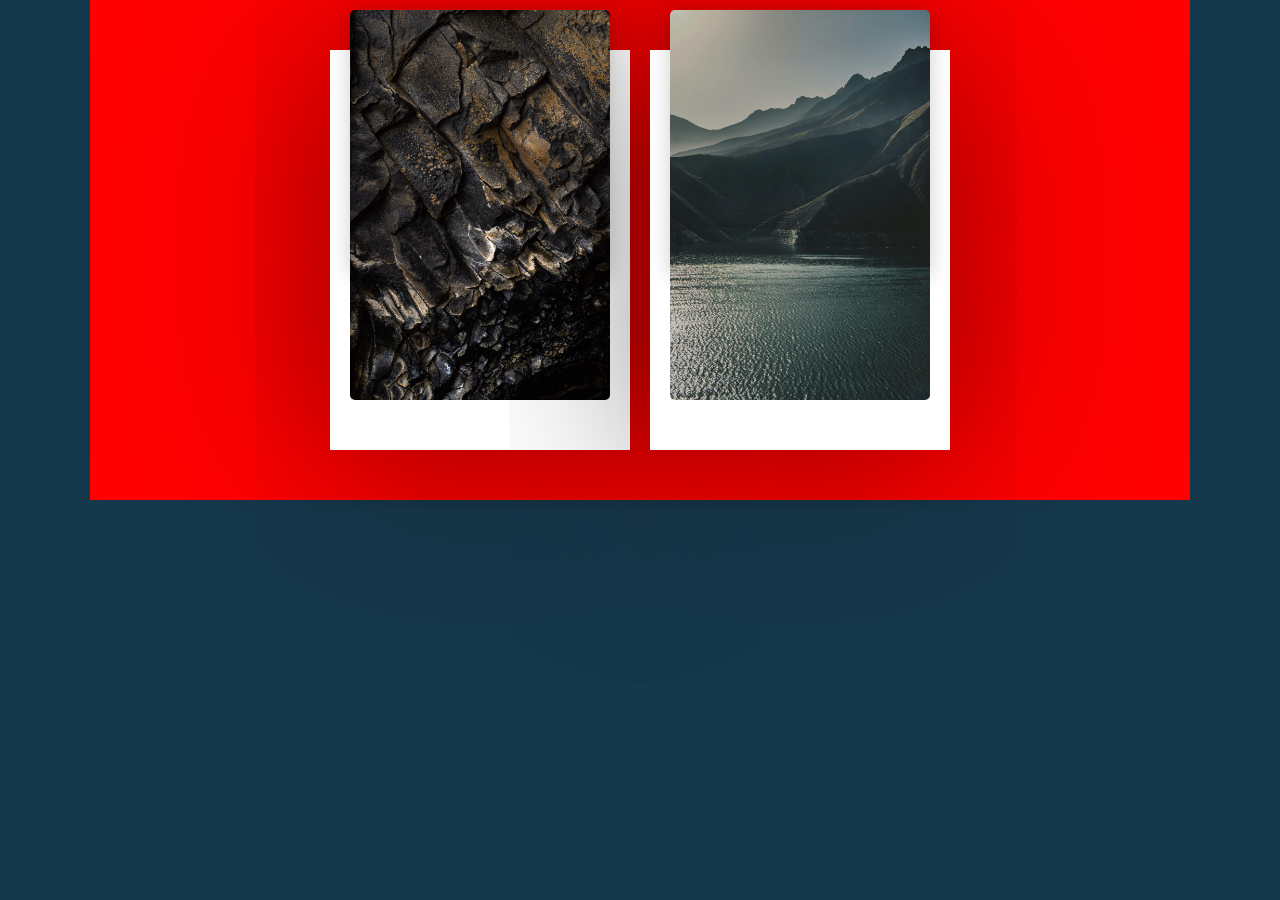
<file: Card Hover Effects/index.html>
<!DOCTYPE html>
<html>

<head>
    <meta charset="UTF-8">
    <meta name="viewport" content="width=device-width, initial-scale=1.0">
    <title>Animação da nav</title>
    <link rel="stylesheet" href="./style.css" type="text/css">
</head>

<body>
    <div class="container">
        <div class="card">
            <div class="imgBx">
                <img src="img2-reduzida.jpg">
            </div>
            <div class="content">
                <h2>Card Two</h2>
                <p>Lorem ipsum dolor sit amet consectetur
                adipisicing elit. Ad illum iure perspiciatis 
                numquam ducimus inventore consequatur quod 
                iste, eos aspernatur quaerat sapiente</p>
            </div>
        </div>
        <div class="card">
            <div class="imgBx">
                <img src="img3-reduzida.jpg">
            </div>
            <div class="content">
                <h2>Card Three</h2>
                <p>Lorem ipsum dolor sit amet consectetur
                adipisicing elit. Ad illum iure perspiciatis 
                numquam ducimus inventore consequatur quod 
                iste, eos aspernatur quaerat sapiente</p>
            </div>
        </div>
    </div>
</body>

</html>
</file>
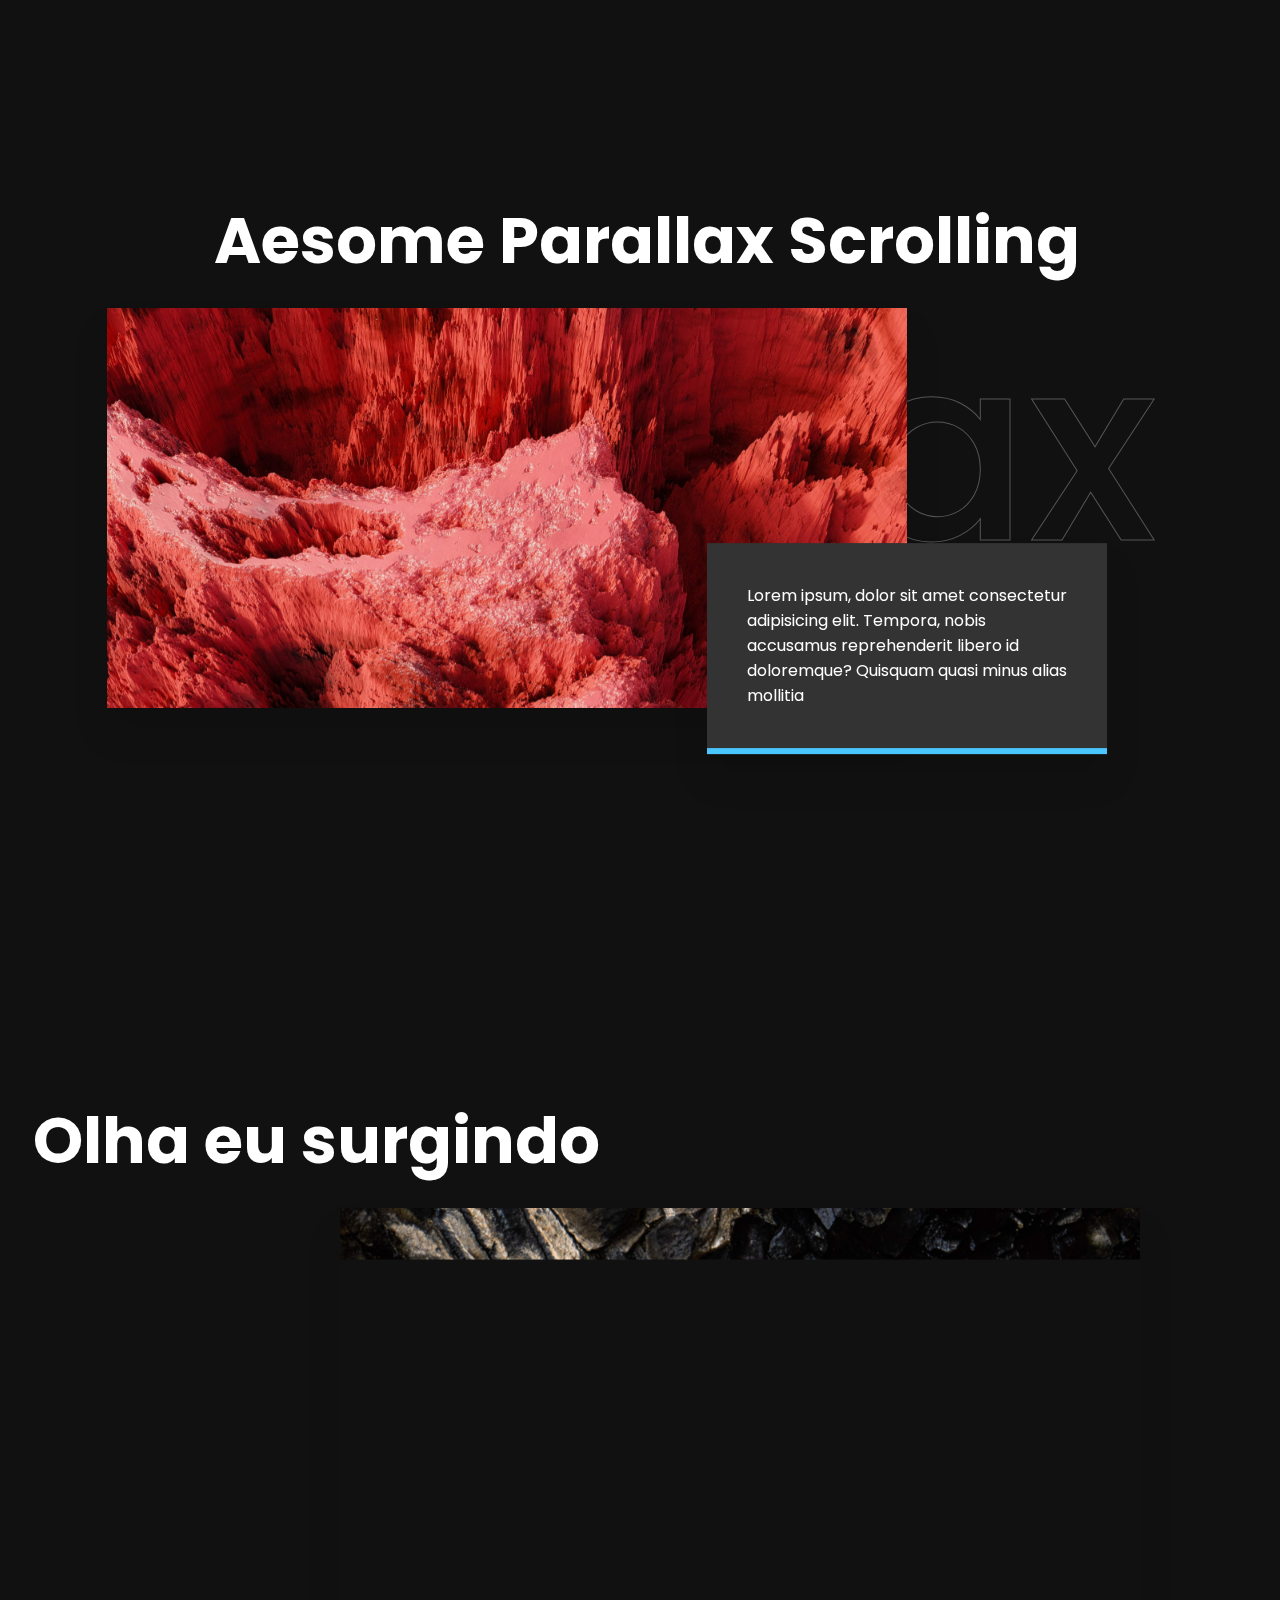
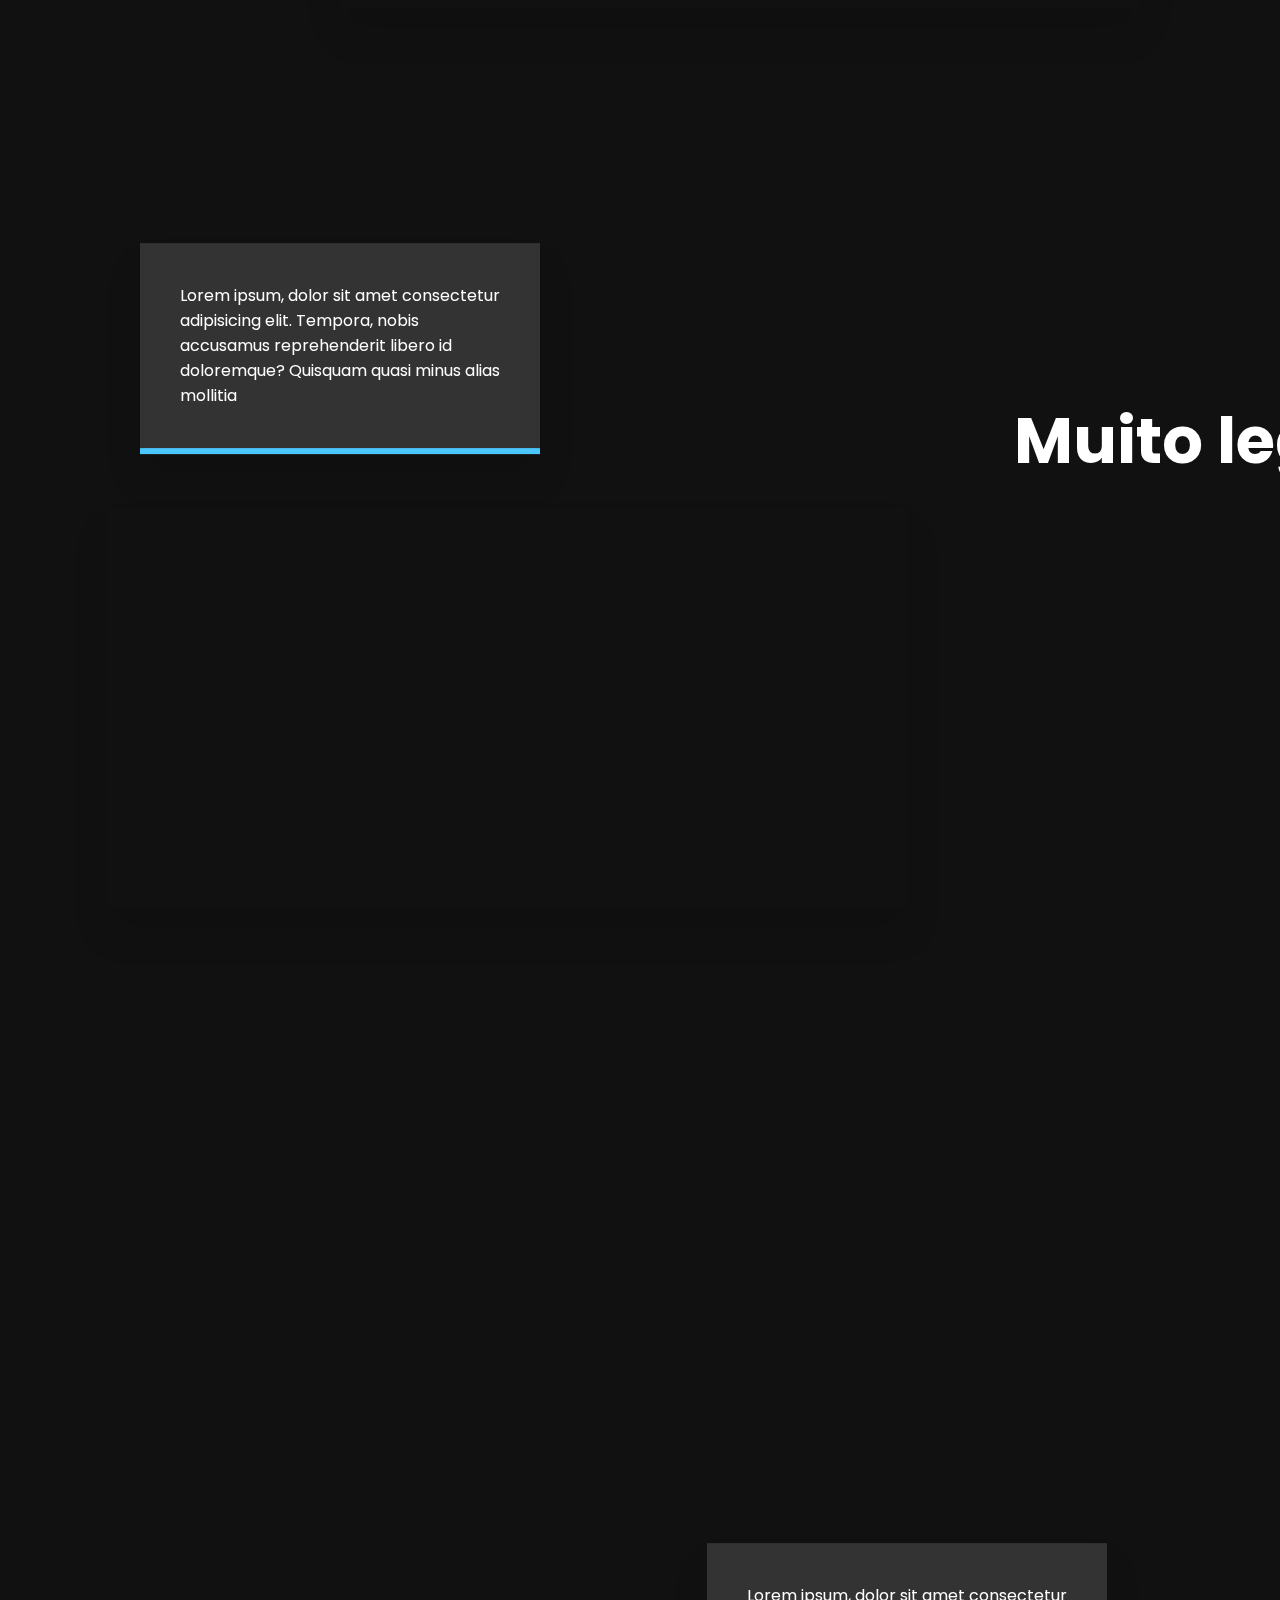
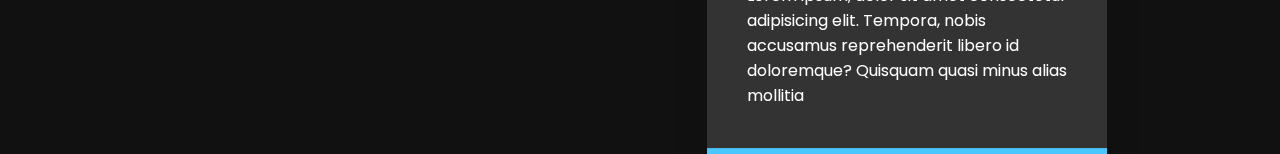
<file: Scrolling Effects/index.html>
<!DOCTYPE html>
<html lang="pt-br">

<head>
    <meta charset="UTF-8">
    <meta http-equiv="X-UA-Compatible" content="IE=edge">
    <meta name="viewport" content="width=device-width, initial-scale=1.0">

    <title>Scrolling Effects</title>

    <link rel="stylesheet" href="./scripts/jarallax.js">
    <link rel="stylesheet" href="./styles/style.css">
</head>

<body>
    <section>
        <div class="box">
            <h2 data-jarallax-element="0 -200">Aesome Parallax Scrolling</h2>
            <div class="container">
                <div class="imgBx jarallax">
                    <img src="./img/bg1.jpg" class="jarallax-img">
                </div>
                <div class="content" data-jarallax-element="-200 0">
                    <p>Lorem ipsum, dolor sit amet consectetur
                        adipisicing elit. Tempora, nobis accusamus
                        reprehenderit libero id doloremque?
                        Quisquam quasi minus alias mollitia </p>
                </div>
            </div>
        </div>
    </section>
    <section>
        <div class="box">
            <h2 data-jarallax-element="0 200">Olha eu surgindo</h2>
            <div class="container">
                <div class="imgBx jarallax">
                    <img src="./img/bg2.jpg" class="jarallax-img">
                </div>
                <div class="content" data-jarallax-element="-200 0">
                    <p>Lorem ipsum, dolor sit amet consectetur
                        adipisicing elit. Tempora, nobis accusamus
                        reprehenderit libero id doloremque?
                        Quisquam quasi minus alias mollitia </p>
                </div>
            </div>
        </div>
    </section>
    <section>
        <div class="box">
            <h2 data-jarallax-element="0 -200">Muito legal esse efeito né?</h2>
            <div class="container">
                <div class="imgBx jarallax">
                    <img src="./img/bg3.jpg" class="jarallax-img">
                </div>
                <div class="content" data-jarallax-element="-200 0">
                    <p>Lorem ipsum, dolor sit amet consectetur
                        adipisicing elit. Tempora, nobis accusamus
                        reprehenderit libero id doloremque?
                        Quisquam quasi minus alias mollitia </p>
                </div>
            </div>
        </div>
    </section>

    <script src="./scripts/jarallax.js"></script>
    <script src="./scripts/jarallax-element.js"></script>
    <script>
        jarallax(document.querySelectorAll('.jarallax'), {
            speed: 0.5,
        });
    </script>
</body>

</html>
</file>
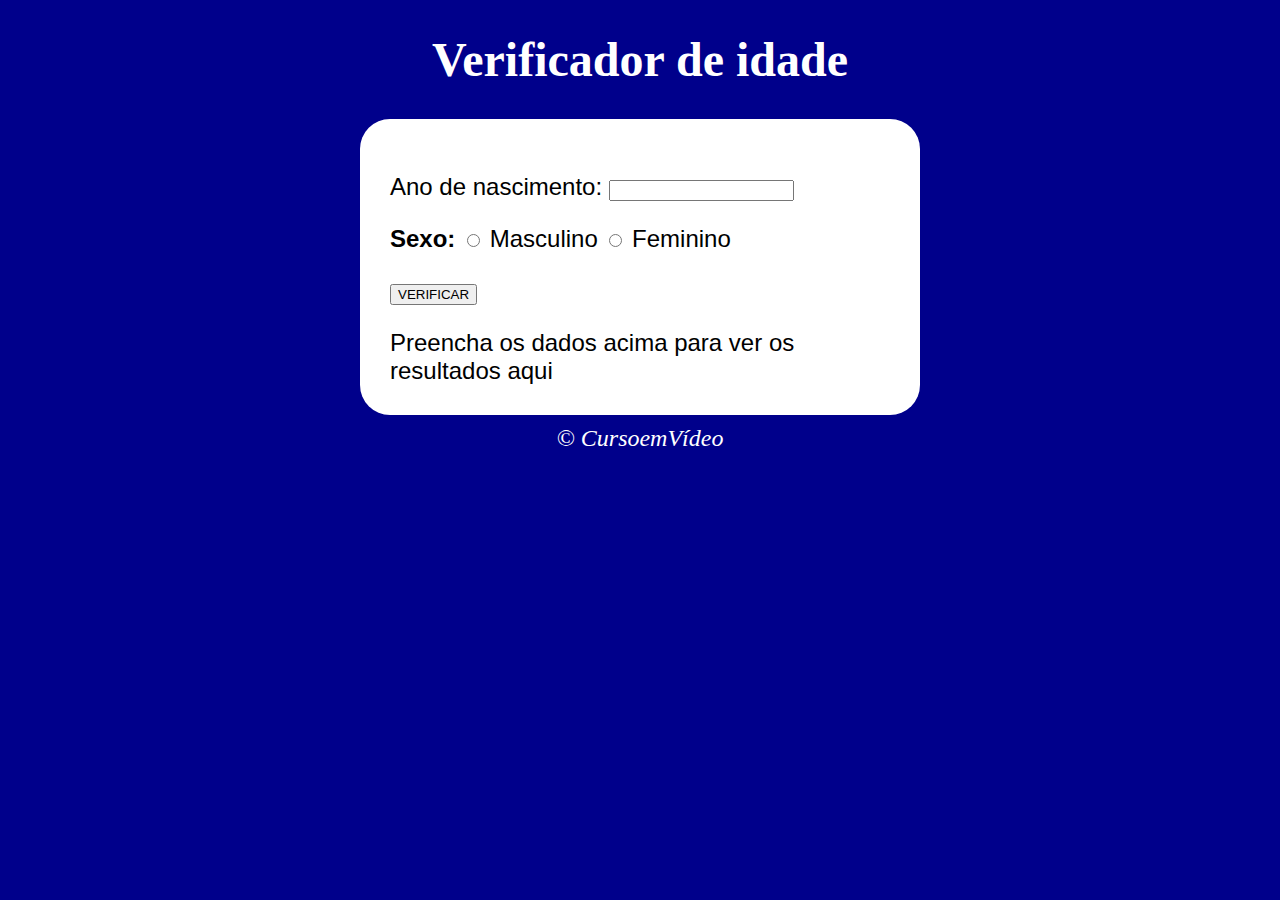
<file: Site q identifica idade e genero/index.html>
<!DOCTYPE html>
<html lang="pt-br">
<head>
    <meta charset="UTF-8">
    <meta name="viewport" content="width=device-width, initial-scale=1.0">
    
    <title>Exercícios 02 JavaScript (Parte 3) - Curso JavaScript - curso em vídeo</title>

    <link rel="stylesheet" href="css/style.css">
    <script src="js/script.js"></script>
</head>
<body>
    <header>
        <h1>Verificador de idade</h1>
    </header>
    <section>
        <div>
            <P>Ano de nascimento: 
                <input id="txtano" name="txtano" type="number" min="0">
            </P>
            <p><strong>Sexo:</strong>
                <input type="radio" id="mas" name="radsex">
                <label for="mas">Masculino</label>
                <input type="radio" id="fem" name="radsex"> 
                <label for="fem">Feminino</label>
            </p>
            <p>
                <button onclick="verificar()">VERIFICAR</button>
            </p>
        </div>
        <div id="res">
            Preencha os dados acima para ver os resultados aqui
        </div>
    </section>
    <footer>
        &copy; CursoemVídeo
    </footer>
</body>
</html>
</file>
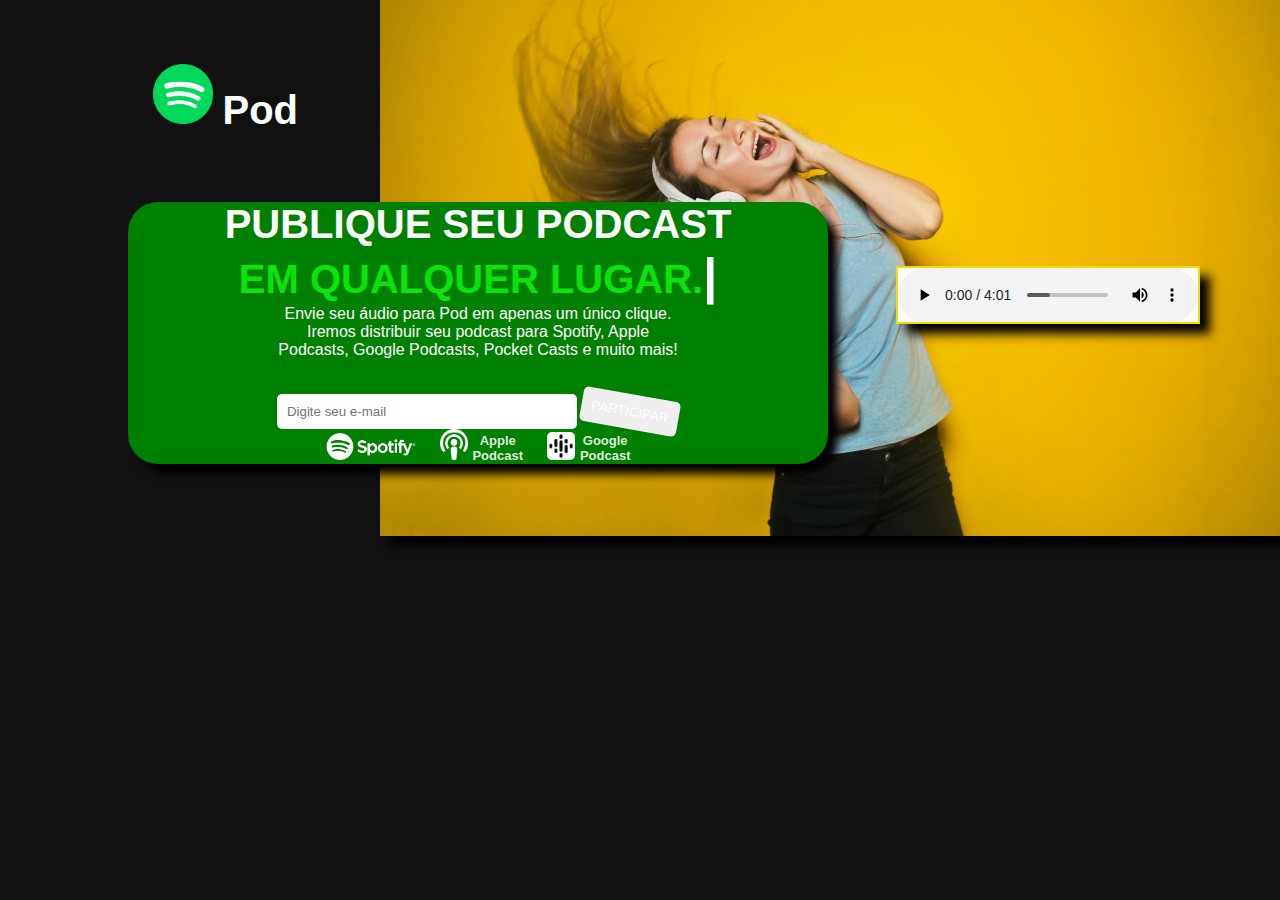
<file: Website Animations/index.html>
<!DOCTYPE html>
<html lang="pt-br">

<head>
    <meta charset="utf-8">
    <meta name="viewport" content="width=device-width, initial-scale=1.0">

    <title>PODCAST</title>
    
    <link rel="stylesheet" href="style.css">
    <link rel="icon" href="./icon/icon.png" type="image/x-icon">
</head>

<body>
    <img class="woman" src="./img/woman.jpg" width="900px">

    <div class="header_and_section">
        <header>
            <img class="icon" src="./img/icon.png" width="60px">
            <h1>Pod</h1>
        </header>

        <section>
            <h1>PUBLIQUE SEU PODCAST</h1>
            <h1 class="everywhere">EM QUALQUER LUGAR.<div class='bar'>|</div></h1>                

            <p>Envie seu áudio para Pod em apenas um único clique.<br> Iremos distribuir seu podcast para Spotify,
                Apple<br>Podcasts, Google Podcasts, Pocket Casts e muito mais!</p>

            <form method="get" action="/cadastro">
                <input class='email' type="email" name="email" placeholder="Digite seu e-mail">
                <input type="submit" name="send" value="PARTICIPAR">
            </form>

            <img class='margin_logo' src="./img/spotify.png" width="90px">
            <img class='apple_logo' src="./img/apple-icon.png" width="28px">
            <h6 class="margin_logo">Apple<br>Podcast</h6>
            <img class="google_logo" src='./img/google_podcast_icon_135536.png' width="28px">
            <h6 class="google_podcast">Google<br>Podcast</h6>
        </section>
    </div>

    <audio autoplay controls>
        <source src="./sound/shake-it-off.mp3" type="audio/mpeg">
    </audio>
</body>

</html>
</file>
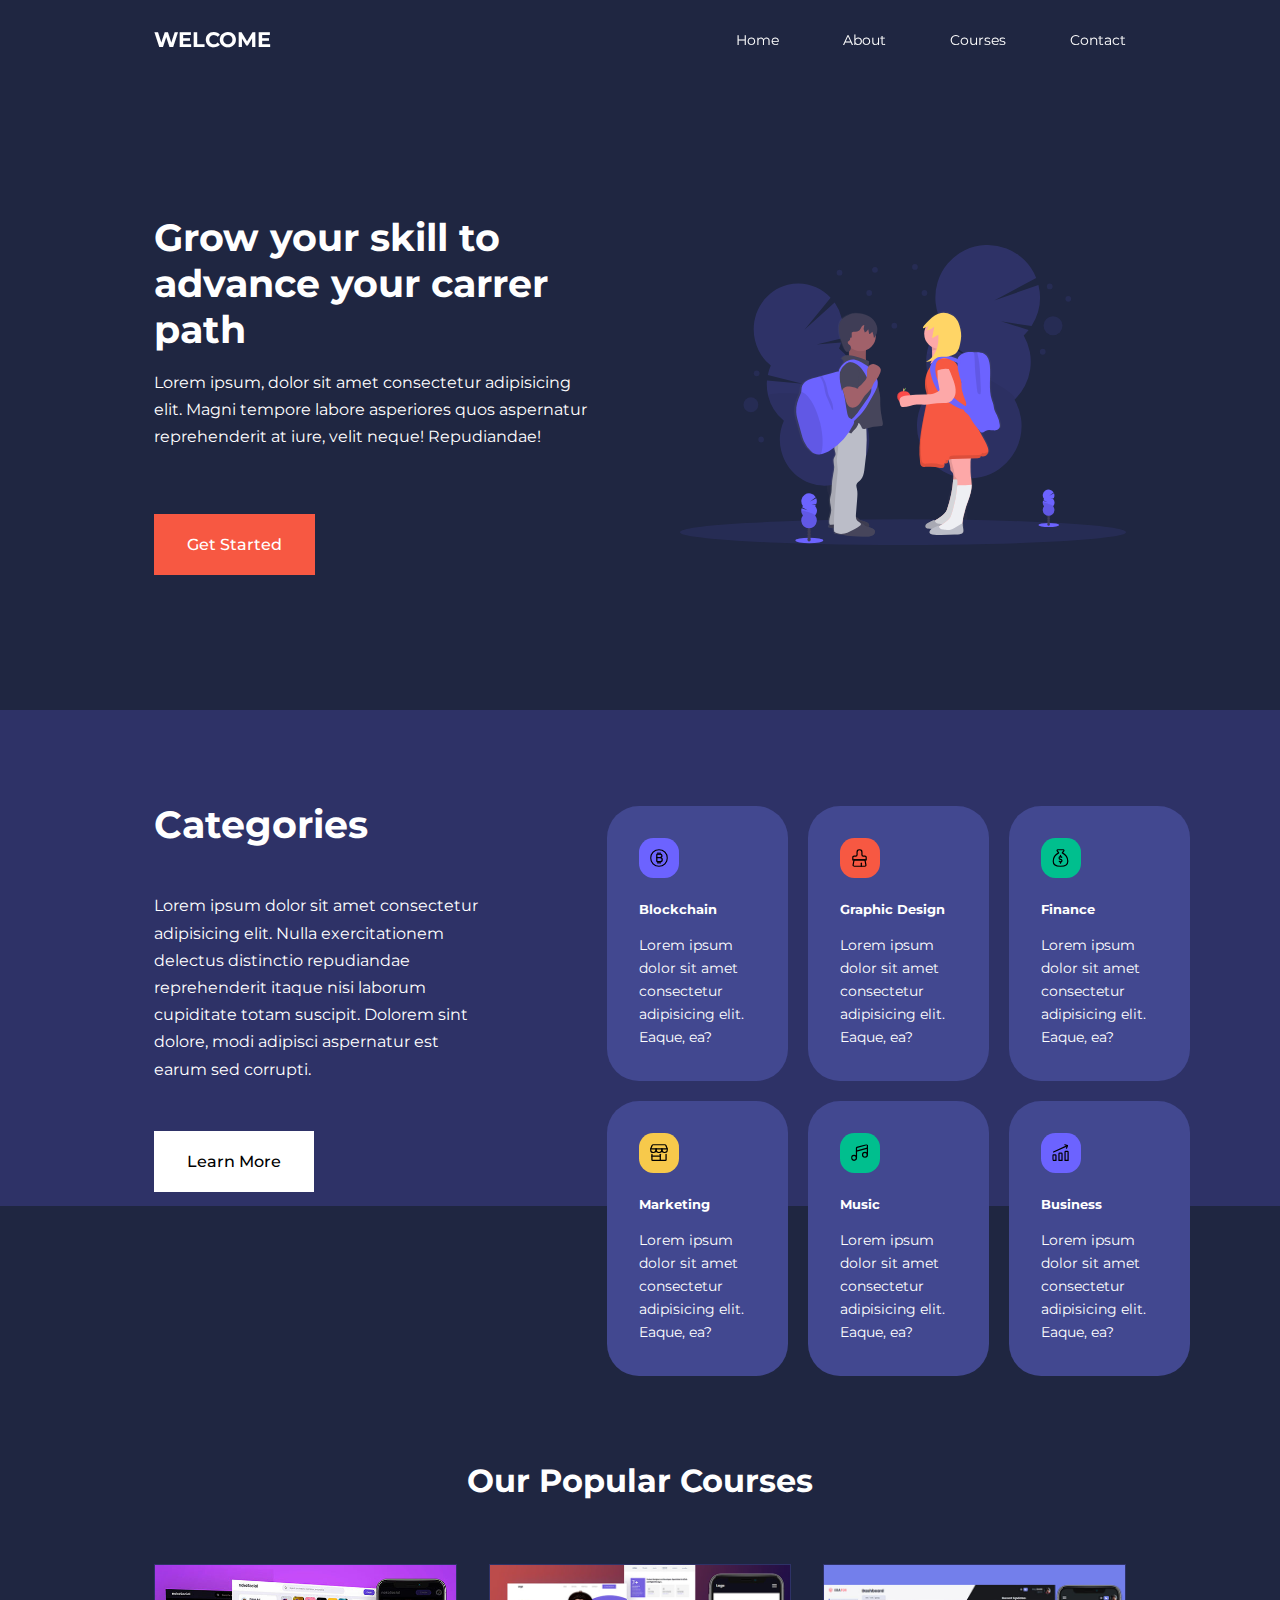
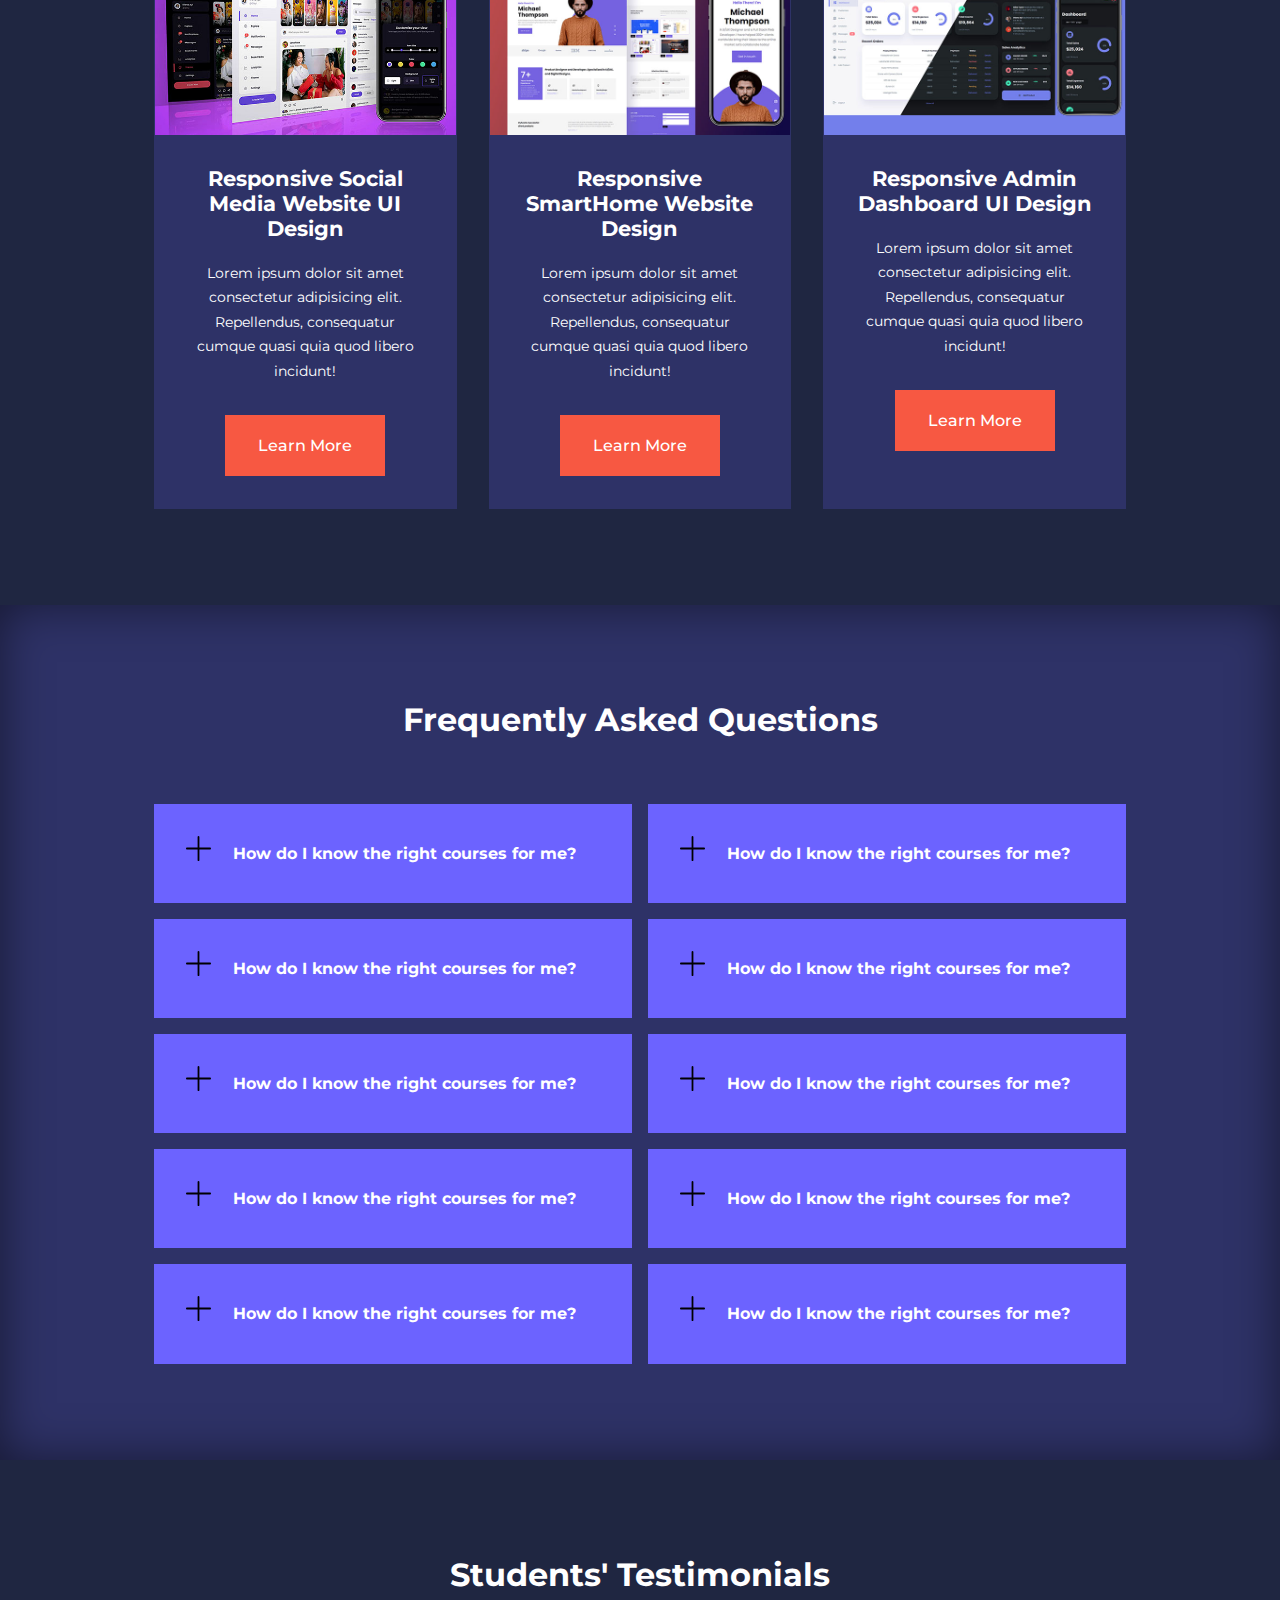
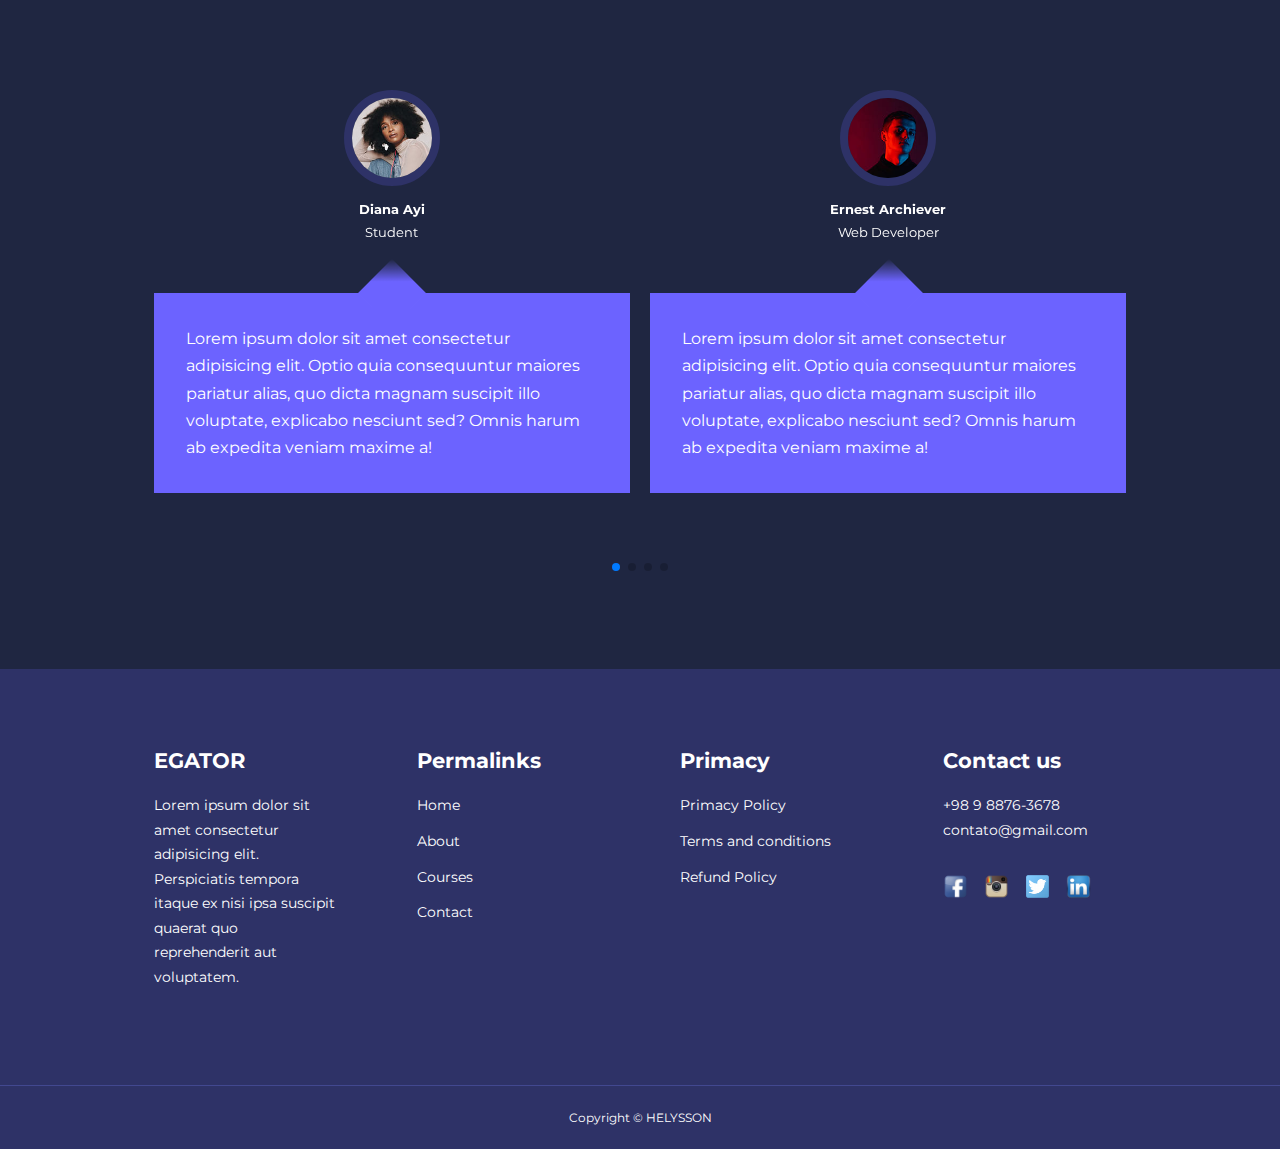
<file: Website/index.html>
<!DOCTYPE html>
<html>

<head>
    <meta charset="UTF-8">
    <meta name="viewport" content="width=device-width, initial-scale=1.0">
    <title>Site profissional</title>

    <!-- LINK CSS -->
    <link rel="stylesheet" href="./css/style.css">

    <!-- GOOGLE FONTS (MONTSERRAT) -->
    <link rel="preconnect" href="https://fonts.googleapis.com">
    <link rel="preconnect" href="https://fonts.gstatic.com" crossorigin>
    <link rel="stylesheet"
        href="https://fonts.googleapis.com/css2?family=Montserrat:wght@300;400;500;600;900&family=Poppins:ital,wght@1,300&family=Righteous&display=swap">

    <!-- SWIPER JS -->
    <link rel="stylesheet" href="https://unpkg.com/swiper@8/swiper-bundle.min.css" />
</head>

<body>
    <!-- =========== NAVBAR ================= -->
    <nav>
        <div class="container nav_container">
            <a href="index.html">
                <h4>WELCOME</h4>
            </a>
            <ul class="nav_menu">
                <li><a href="index.html">Home</a></li>
                <li><a href="about.html">About</a></li>
                <li><a href="courses.html">Courses</a></li>
                <li><a href="contact.html">Contact</a></li>
            </ul>
            <button id="open-menu-btn"><img src="./icons/menu.SVG"></button>
            <button id="close-menu-btn"><img src="./icons/close.SVG"></button>
        </div>
    </nav>
    <!-- =========== END OF NAVBAR ================= -->

    <!-- =========== HEADER ================= -->
    <header>
        <div class="container header_container">
            <div class="header_left">
                <h1>Grow your skill to advance your carrer path</h1>
                <p>Lorem ipsum, dolor sit amet consectetur adipisicing elit. Magni tempore labore asperiores quos
                    aspernatur reprehenderit at iure, velit neque! Repudiandae!</p>
                <a href="courses.html" class="btn btn-primary">Get Started</a>
            </div>
            <div class="header_right">
                <div class="header_right-image">
                    <img src="./images/header.svg">
                </div>
            </div>
        </div>
    </header>
    <!-- =========== END OF HEADER ================= -->

    <!-- =========== CATEGORIES ================= -->
    <section class="categories">
        <div class="container categories_container">
            <div class="categories_left">
                <h1>Categories</h1>
                <p>Lorem ipsum dolor sit amet consectetur adipisicing elit. Nulla exercitationem delectus distinctio
                    repudiandae reprehenderit itaque nisi laborum cupiditate totam suscipit. Dolorem sint dolore, modi
                    adipisci aspernatur est earum sed corrupti.</p>
                <a href="#" class="btn">Learn More</a>
            </div>

            <div class="categories_right">
                <aticle class="category">
                    <span><img class="img_category_icon category_icon" src="./icons/bitcoin.SVG" alt=""></span>
                    <h5>Blockchain</h5>
                    <p>Lorem ipsum dolor sit amet consectetur adipisicing elit. Eaque, ea?</p>
                </aticle>

                <aticle class="category">
                    <span><img class="img_category_icon category_icon" src="./icons/Graphic-Design.SVG" alt=""></span>
                    <h5>Graphic Design</h5>
                    <p>Lorem ipsum dolor sit amet consectetur adipisicing elit. Eaque, ea?</p>
                </aticle>

                <aticle class="category">
                    <span><img class="img_category_icon category_icon" src="./icons/Finance.SVG" alt=""></span>
                    <h5>Finance</h5>
                    <p>Lorem ipsum dolor sit amet consectetur adipisicing elit. Eaque, ea?</p>
                </aticle>

                <aticle class="category">
                    <span><img class="img_category_icon category_icon" src="./icons/Marketing.SVG" alt=""></span>
                    <h5>Marketing</h5>
                    <p>Lorem ipsum dolor sit amet consectetur adipisicing elit. Eaque, ea?</p>
                </aticle>

                <aticle class="category">
                    <span><img class="img_category_icon category_icon" src="./icons/Music.SVG" alt=""></span>
                    <h5>Music</h5>
                    <p>Lorem ipsum dolor sit amet consectetur adipisicing elit. Eaque, ea?</p>
                </aticle>

                <aticle class="category">
                    <span><img class="img_category_icon category_icon" src="./icons/Business.SVG" alt=""></span>
                    <h5>Business</h5>
                    <p>Lorem ipsum dolor sit amet consectetur adipisicing elit. Eaque, ea?</p>
                </aticle>
            </div>
        </div>
    </section>
    <!-- =========== END OF CATEGORIES ================= -->

    <!-- =========== COURSES ================= -->
    <section class="courses">
        <h2>Our Popular Courses</h2>
        <div class="container courses_container">
            <article class="course">
                <div class="course_image">
                    <img src="./images/course1.jpg">
                </div>
                <div class="course_info">
                    <h4>Responsive Social Media Website UI Design</h4>
                    <p>Lorem ipsum dolor sit amet consectetur adipisicing elit. Repellendus, consequatur cumque quasi
                        quia
                        quod libero incidunt!</p>
                    <a href="course.html" class="btn btn-primary">Learn More</a>
                </div>
            </article>

            <article class="course">
                <div class="course_image">
                    <img src="./images/course2.jpg">
                </div>
                <div class="course_info">
                    <h4>Responsive SmartHome Website Design</h4>
                    <p>Lorem ipsum dolor sit amet consectetur adipisicing elit. Repellendus, consequatur cumque quasi
                        quia quod libero incidunt!</p>
                    <a href="course.html" class="btn btn-primary">Learn More</a>
                </div>
            </article>

            <article class="course">
                <div class="course_image">
                    <img src="./images/course3.jpg">
                </div>
                <div class="course_info">
                    <h4>Responsive Admin Dashboard UI Design</h4>
                    <p>Lorem ipsum dolor sit amet consectetur adipisicing elit. Repellendus, consequatur cumque quasi
                        quia
                        quod libero incidunt!</p>
                    <a href="course.html" class="btn btn-primary">Learn More</a>
                </div>
            </article>
        </div>
    </section>
    <!-- =========== END OF COURSES ================= -->

    <!-- =========== FAQs ================= -->
    <section class="faqs">
        <h2>Frequently Asked Questions</h2>
        <div class="container faqs_container">
            <article class="faq">
                <div class="faq_icon"><img class="iconSmall" src="./icons/Plus.SVG"></div>
                <div class="question_answer">
                    <h4>How do I know the right courses for me?</h4>
                    <p>Lorem ipsum dolor sit amet consectetur adipisicing elit. Minus officiis doloremque quibusdam,
                        iste possimus maxime aspernatur obcaecati et voluptate magni ea debitis tempore laboriosam
                        consequuntur animi explicabo qui expedita molestias.</p>
                </div>
            </article>

            <article class="faq">
                <div class="faq_icon"><img class="iconSmall" src="./icons/Plus.SVG"></div>
                <div class="question_answer">
                    <h4>How do I know the right courses for me?</h4>
                    <p>Lorem ipsum dolor sit amet consectetur adipisicing elit. Minus officiis doloremque quibusdam,
                        iste possimus maxime aspernatur obcaecati et voluptate magni ea debitis tempore laboriosam
                        consequuntur animi explicabo qui expedita molestias.</p>
                </div>
            </article>

            <article class="faq">
                <div class="faq_icon"><img class="iconSmall" src="./icons/Plus.SVG"></div>
                <div class="question_answer">
                    <h4>How do I know the right courses for me?</h4>
                    <p>Lorem ipsum dolor sit amet consectetur adipisicing elit. Minus officiis doloremque quibusdam,
                        iste possimus maxime aspernatur obcaecati et voluptate magni ea debitis tempore laboriosam
                        consequuntur animi explicabo qui expedita molestias.</p>
                </div>
            </article>

            <article class="faq">
                <div class="faq_icon"><img class="iconSmall" src="./icons/Plus.SVG"></div>
                <div class="question_answer">
                    <h4>How do I know the right courses for me?</h4>
                    <p>Lorem ipsum dolor sit amet consectetur adipisicing elit. Minus officiis doloremque quibusdam,
                        iste possimus maxime aspernatur obcaecati et voluptate magni ea debitis tempore laboriosam
                        consequuntur animi explicabo qui expedita molestias.</p>
                </div>
            </article>

            <article class="faq">
                <div class="faq_icon"><img class="iconSmall" src="./icons/Plus.SVG"></div>
                <div class="question_answer">
                    <h4>How do I know the right courses for me?</h4>
                    <p>Lorem ipsum dolor sit amet consectetur adipisicing elit. Minus officiis doloremque quibusdam,
                        iste possimus maxime aspernatur obcaecati et voluptate magni ea debitis tempore laboriosam
                        consequuntur animi explicabo qui expedita molestias.</p>
                </div>
            </article>

            <article class="faq">
                <div class="faq_icon"><img class="iconSmall" src="./icons/Plus.SVG"></div>
                <div class="question_answer">
                    <h4>How do I know the right courses for me?</h4>
                    <p>Lorem ipsum dolor sit amet consectetur adipisicing elit. Minus officiis doloremque quibusdam,
                        iste possimus maxime aspernatur obcaecati et voluptate magni ea debitis tempore laboriosam
                        consequuntur animi explicabo qui expedita molestias.</p>
                </div>
            </article>

            <article class="faq">
                <div class="faq_icon"><img class="iconSmall" src="./icons/Plus.SVG"></div>
                <div class="question_answer">
                    <h4>How do I know the right courses for me?</h4>
                    <p>Lorem ipsum dolor sit amet consectetur adipisicing elit. Minus officiis doloremque quibusdam,
                        iste possimus maxime aspernatur obcaecati et voluptate magni ea debitis tempore laboriosam
                        consequuntur animi explicabo qui expedita molestias.</p>
                </div>
            </article>

            <article class="faq">
                <div class="faq_icon"><img class="iconSmall" src="./icons/Plus.SVG"></div>
                <div class="question_answer">
                    <h4>How do I know the right courses for me?</h4>
                    <p>Lorem ipsum dolor sit amet consectetur adipisicing elit. Minus officiis doloremque quibusdam,
                        iste possimus maxime aspernatur obcaecati et voluptate magni ea debitis tempore laboriosam
                        consequuntur animi explicabo qui expedita molestias.</p>
                </div>
            </article>

            <article class="faq">
                <div class="faq_icon"><img class="iconSmall" src="./icons/Plus.SVG"></div>
                <div class="question_answer">
                    <h4>How do I know the right courses for me?</h4>
                    <p>Lorem ipsum dolor sit amet consectetur adipisicing elit. Minus officiis doloremque quibusdam,
                        iste possimus maxime aspernatur obcaecati et voluptate magni ea debitis tempore laboriosam
                        consequuntur animi explicabo qui expedita molestias.</p>
                </div>
            </article>

            <article class="faq">
                <div class="faq_icon"><img class="iconSmall" src="./icons/Plus.SVG"></div>
                <div class="question_answer">
                    <h4>How do I know the right courses for me?</h4>
                    <p>Lorem ipsum dolor sit amet consectetur adipisicing elit. Minus officiis doloremque quibusdam,
                        iste possimus maxime aspernatur obcaecati et voluptate magni ea debitis tempore laboriosam
                        consequuntur animi explicabo qui expedita molestias.</p>
                </div>
            </article>
        </div>
    </section>
    <!-- =========== END OF FAQs ================= -->

    <!-- =========== TESTIMONIALS ================= -->
    <section class="container testimonials_container mySwiper">
        <h2>Students' Testimonials</h2>
        <div class="swiper-wrapper">
            <article class="testimonial swiper-slide">
                <div class="avatar">
                    <img src="./images/avatar1.jpg">
                </div>
                <div class="testimonial_info">
                    <h5>Diana Ayi</h5>
                    <small>Student</small>
                </div>
                <div class="testimonial_body">
                    <p>Lorem ipsum dolor sit amet consectetur adipisicing elit. Optio quia consequuntur maiores pariatur
                        alias, quo dicta magnam suscipit illo voluptate, explicabo nesciunt sed? Omnis harum ab expedita
                        veniam maxime a!</p>
                </div>
            </article>

            <article class="testimonial swiper-slide">
                <div class="avatar">
                    <img src="./images/avatar2.jpg">
                </div>
                <div class="testimonial_info">
                    <h5>Ernest Archiever</h5>
                    <small>Web Developer</small>
                </div>
                <div class="testimonial_body">
                    <p>Lorem ipsum dolor sit amet consectetur adipisicing elit. Optio quia consequuntur maiores pariatur
                        alias, quo dicta magnam suscipit illo voluptate, explicabo nesciunt sed? Omnis harum ab expedita
                        veniam maxime a!</p>
                </div>
            </article>

            <article class="testimonial swiper-slide">
                <div class="avatar">
                    <img src="./images/avatar3.jpg">
                </div>
                <div class="testimonial_info">
                    <h5>Diana Ayi</h5>
                    <small>Student</small>
                </div>
                <div class="testimonial_body">
                    <p>Lorem ipsum dolor sit amet consectetur adipisicing elit. Optio quia consequuntur maiores pariatur
                        alias, quo dicta magnam suscipit illo voluptate, explicabo nesciunt sed? Omnis harum ab expedita
                        veniam maxime a!</p>
                </div>
            </article>

            <article class="testimonial swiper-slide">
                <div class="avatar">
                    <img src="./images/avatar4.jpg">
                </div>
                <div class="testimonial_info">
                    <h5>Diana Ayi</h5>
                    <small>Student</small>
                </div>
                <div class="testimonial_body">
                    <p>Lorem ipsum dolor sit amet consectetur adipisicing elit. Optio quia consequuntur maiores pariatur
                        alias, quo dicta magnam suscipit illo voluptate, explicabo nesciunt sed? Omnis harum ab expedita
                        veniam maxime a!</p>
                </div>
            </article>

            <article class="testimonial swiper-slide">
                <div class="avatar">
                    <img src="./images/avatar5.jpg">
                </div>
                <div class="testimonial_info">
                    <h5>Diana Ayi</h5>
                    <small>Student</small>
                </div>
                <div class="testimonial_body">
                    <p>Lorem ipsum dolor sit amet consectetur adipisicing elit. Optio quia consequuntur maiores pariatur
                        alias, quo dicta magnam suscipit illo voluptate, explicabo nesciunt sed? Omnis harum ab expedita
                        veniam maxime a!</p>
                </div>
            </article>
        </div>
        <div class="swiper-pagination"></div>
    </section>
    <!-- =========== END OF TESTIMONIALS ================= -->

    <!-- =========== FOOTER ================= -->
    <footer class="footer">
        <div class="container footer_container">
            <div class="footer_1">
                <a href="index.html" class="footer_logo">
                    <h4>EGATOR</h4>
                </a>
                <p>Lorem ipsum dolor sit amet consectetur adipisicing elit. Perspiciatis tempora itaque ex nisi ipsa
                    suscipit quaerat quo reprehenderit aut voluptatem.</p>
            </div>

            <div class="footer_2">
                <h4>Permalinks</h4>
                <ul>
                    <li><a href="index.html">Home</a></li>
                    <li><a href="about.html">About</a></li>
                    <li><a href="courses.html">Courses</a></li>
                    <li><a href="contact.html">Contact</a></li>
                </ul>
            </div>

            <div class="footer_3">
                <h4>Primacy</h4>
                <ul>
                    <li><a href="#">Primacy Policy</a></li>
                    <li><a href="#">Terms and conditions</a></li>
                    <li><a href="#">Refund Policy</a></li>
                </ul>
            </div>

            <div class="footer_4">
                <h4>Contact us</h4>
                <div>
                    <p>+98 9 8876-3678</p>
                    <p>contato@gmail.com</p>
                </div>

                <ul class="footer_socials">
                    <li>
                        <a href="#"><img class="iconSmall" src="./icons/facebook.png"></a>
                    </li>
                    <li>
                        <a href="#"><img class="iconSmall" src="./icons/Instagram.png"></a>
                    </li>
                    <li>
                        <a href="#"><img class="iconSmall" src="./icons/Twitter.png"></a>
                    </li>
                    <li>
                        <a href="#"><img class="iconSmall" src="./icons/linkedin.png"></a>
                    </li>
                </ul>
            </div>
        </div>
        <div class="footer_copyright">
            <small>Copyright &copy; HELYSSON</small>
        </div>
    </footer>
    <!-- =========== END OF FOOTER ================= -->

    <!-- =========== SCRIPTS ================= -->
    <script src="https://unpkg.com/swiper@8/swiper-bundle.min.js"></script>
    <script src="./main.js"></script>
</body>

</html>
</file>
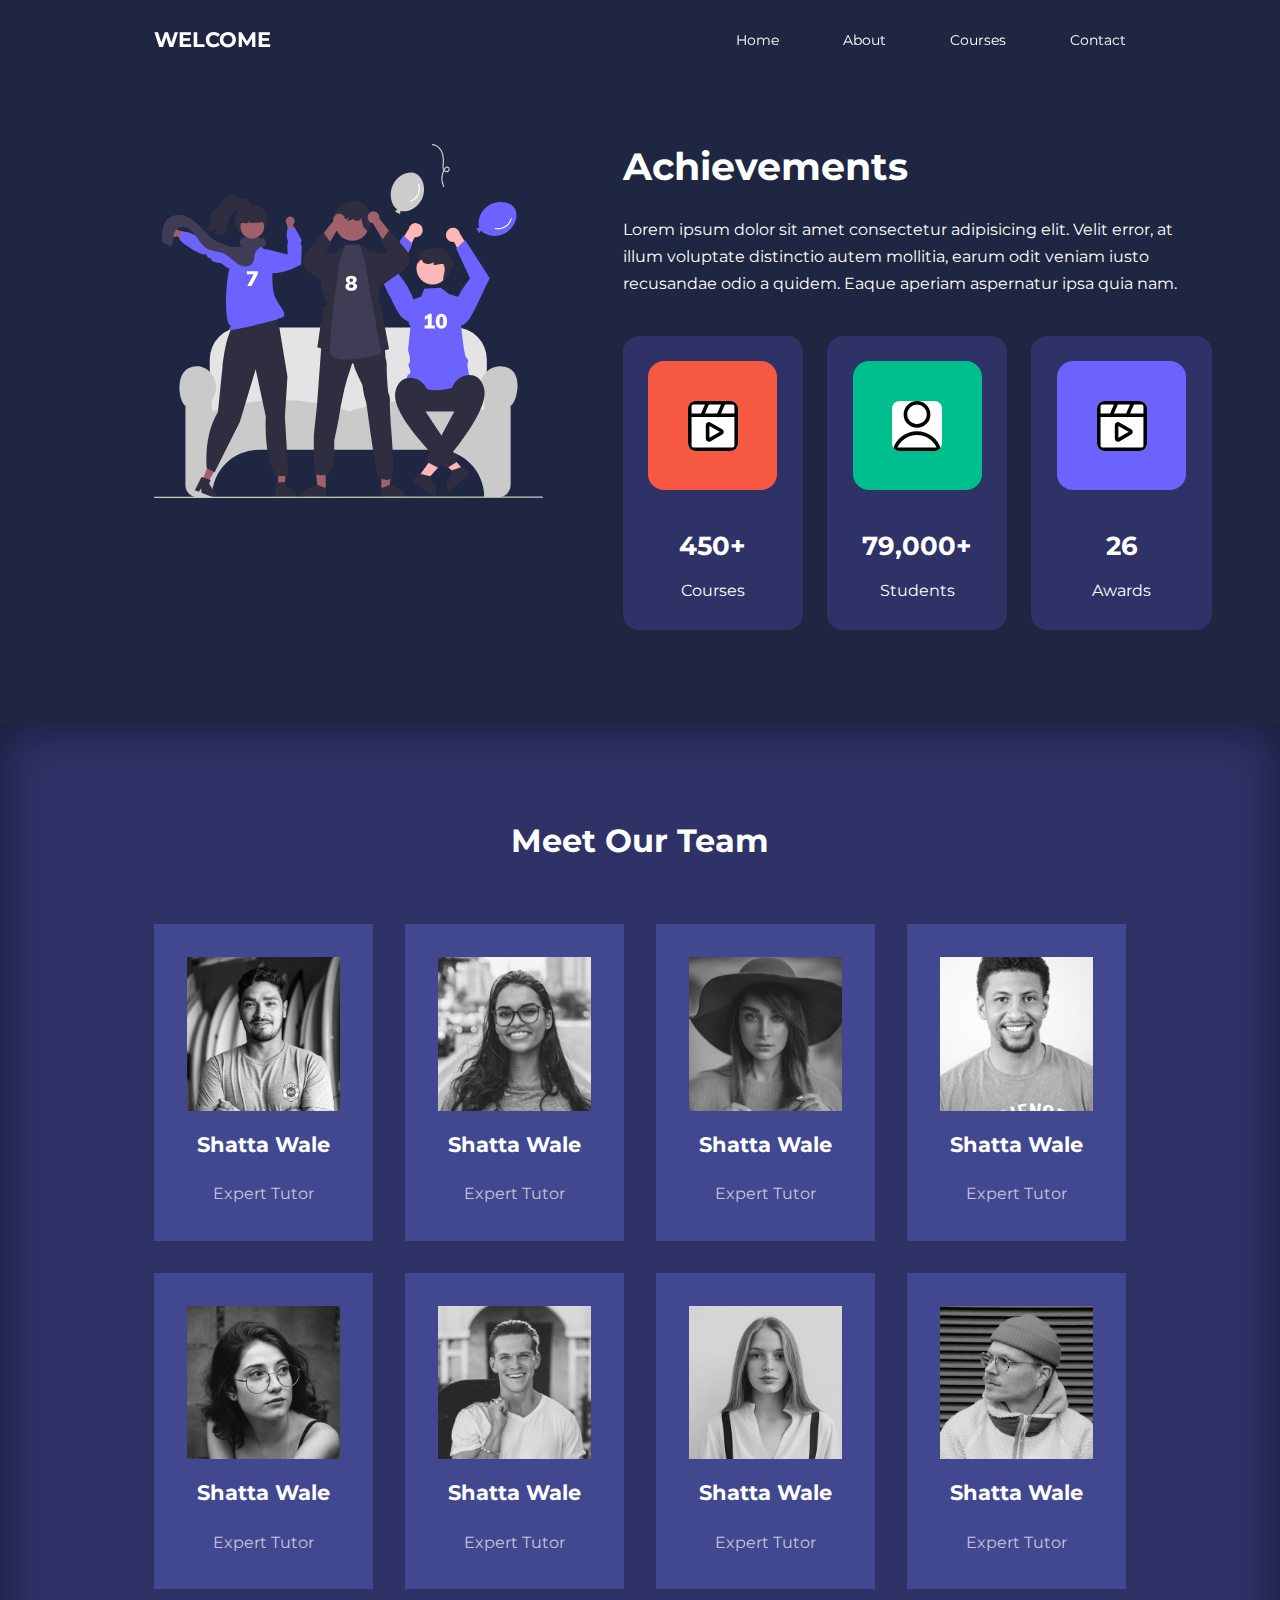
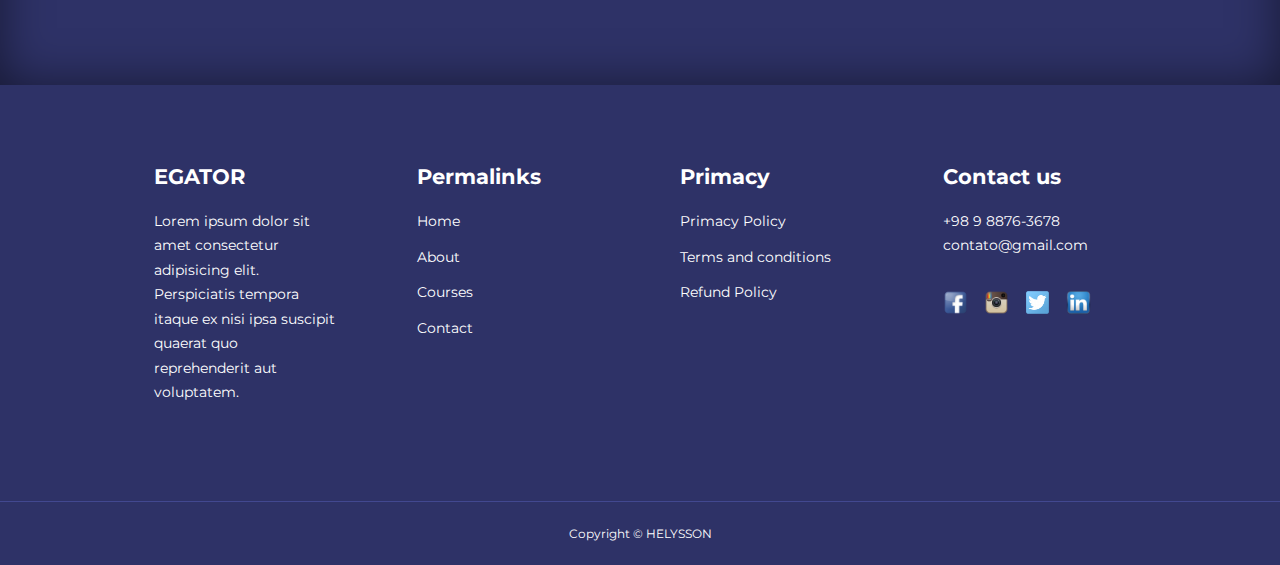
<file: Website/about.html>
<!DOCTYPE html>
<html>

<head>
    <meta charset="UTF-8">
    <meta name="viewport" content="width=device-width, initial-scale=1.0">
    <title>Site profissional</title>

    <!-- LIKs CSS -->
    <link rel="stylesheet" href="./css/style.css">
    <link rel="stylesheet" href="./css/about.css">

    <!-- GOOGLE FONTS (MONTSERRAT) -->
    <link rel="preconnect" href="https://fonts.googleapis.com">
    <link rel="preconnect" href="https://fonts.gstatic.com" crossorigin>
    <link rel="stylesheet" href="https://fonts.googleapis.com/css2?family=Montserrat:wght@300;400;500;600;900&family=Poppins:ital,wght@1,300&family=Righteous&display=swap">
</head>

<body>
    <!-- =========== NAVBAR ================= -->
    <nav>
        <div class="container nav_container">
            <a href="index.html">
                <h4>WELCOME</h4>
            </a>
            <ul class="nav_menu">
                <li><a href="index.html">Home</a></li>
                <li><a href="about.html">About</a></li>
                <li><a href="courses.html">Courses</a></li>
                <li><a href="contact.html">Contact</a></li>
            </ul>
            <button id="open-menu-btn"><img src="./icons/menu.SVG"></button>
            <button id="close-menu-btn"><img src="./icons/close.SVG"></button>
        </div>
    </nav>
    <!-- =========== END OF NAVBAR ================= -->

    <!-- =========== ACHIEVEMENTS ================= -->
    <section class="about_achievements">
        <div class="container about_achievements-container">
            <div class="about_achievements-left">
                <img src="./images/about achievements.svg">
            </div>

            <div class="about_achievements-right">
                <h1>Achievements</h1>
                <p>Lorem ipsum dolor sit amet consectetur adipisicing elit. Velit error, at illum voluptate distinctio
                    autem mollitia, earum odit veniam iusto recusandae odio a quidem. Eaque aperiam aspernatur ipsa quia
                    nam.</p>
                <div class="achievements_cards">
                    <article class="achievement_card">
                        <span class="achievement_icon">
                            <img class="icon_achievements" src="./icons/video-icon.SVG">
                        </span>
                        <h3>450+</h3>
                        <p>Courses</p>
                    </article>
                    <article class="achievement_card">
                        <span class="achievement_icon">
                            <img class="icon_achievements" src="./icons/people-icon.SVG">
                        </span>
                        <h3>79,000+</h3>
                        <p>Students</p>
                    </article>
                    <article class="achievement_card">
                        <span class="achievement_icon">
                            <img class="icon_achievements" src="./icons/video-icon.SVG">
                        </span>
                        <h3>26</h3>
                        <p>Awards</p>
                    </article>
                </div>
            </div>
        </div>
    </section>
    <!-- =========== END OF ACHIEVEMENTS ================= -->

    <!-- =========== TEAM ================= -->
   <section class="team">
        <h2>Meet Our Team</h2>
        <div class="container team_container">
            <article class="team_member">
                <div class="team_member-image">
                    <img src="./images/tm1.jpg">
                </div>
                <div class="team_member-info">
                    <h4>Shatta Wale</h4>
                    <p>Expert Tutor</p>
                </div>
                <div class="team_member-socials">
                    <a href="https://instagram.com" target="_blank">
                        <img class="icon_team" src="./icons/Instagram.png">
                    </a>
                    <a href="https://twitter.com" target="_blank">
                        <img class="icon_team" src="./icons/Twitter.png">
                    </a>
                    <a href="https://linkedin.com" target="_blank">
                        <img class="icon_team" src="./icons/linkedin.png">
                    </a>
                </div>
            </article>
            <article class="team_member">
                <div class="team_member-image">
                    <img src="./images/tm2.jpg">
                </div>
                <div class="team_member-info">
                    <h4>Shatta Wale</h4>
                    <p>Expert Tutor</p>
                </div>
                <div class="team_member-socials">
                    <a href="https://instagram.com" target="_blank">
                        <img class="icon_team" src="./icons/Instagram.png">
                    </a>
                    <a href="https://twitter.com" target="_blank">
                        <img class="icon_team" src="./icons/Twitter.png">
                    </a>
                    <a href="https://linkedin.com" target="_blank">
                        <img class="icon_team" src="./icons/linkedin.png">
                    </a>
                </div>
            </article>
            <article class="team_member">
                <div class="team_member-image">
                    <img src="./images/tm3.jpg">
                </div>
                <div class="team_member-info">
                    <h4>Shatta Wale</h4>
                    <p>Expert Tutor</p>
                </div>
                <div class="team_member-socials">
                    <a href="https://instagram.com" target="_blank">
                        <img class="icon_team" src="./icons/Instagram.png">
                    </a>
                    <a href="https://twitter.com" target="_blank">
                        <img class="icon_team" src="./icons/Twitter.png">
                    </a>
                    <a href="https://linkedin.com" target="_blank">
                        <img class="icon_team" src="./icons/linkedin.png">
                    </a>
                </div>
            </article>
            <article class="team_member">
                <div class="team_member-image">
                    <img src="./images/tm4.jpg">
                </div>
                <div class="team_member-info">
                    <h4>Shatta Wale</h4>
                    <p>Expert Tutor</p>
                </div>
                <div class="team_member-socials">
                    <a href="https://instagram.com" target="_blank">
                        <img class="icon_team" src="./icons/Instagram.png">
                    </a>
                    <a href="https://twitter.com" target="_blank">
                        <img class="icon_team" src="./icons/Twitter.png">
                    </a>
                    <a href="https://linkedin.com" target="_blank">
                        <img class="icon_team" src="./icons/linkedin.png">
                    </a>
                </div>
            </article>
            <article class="team_member">
                <div class="team_member-image">
                    <img src="./images/tm5.jpg">
                </div>
                <div class="team_member-info">
                    <h4>Shatta Wale</h4>
                    <p>Expert Tutor</p>
                </div>
                <div class="team_member-socials">
                    <a href="https://instagram.com" target="_blank">
                        <img class="icon_team" src="./icons/Instagram.png">
                    </a>
                    <a href="https://twitter.com" target="_blank">
                        <img class="icon_team" src="./icons/Twitter.png">
                    </a>
                    <a href="https://linkedin.com" target="_blank">
                        <img class="icon_team" src="./icons/linkedin.png">
                    </a>
                </div>
            </article>
            <article class="team_member">
                <div class="team_member-image">
                    <img src="./images/tm6.jpg">
                </div>
                <div class="team_member-info">
                    <h4>Shatta Wale</h4>
                    <p>Expert Tutor</p>
                </div>
                <div class="team_member-socials">
                    <a href="https://instagram.com" target="_blank">
                        <img class="icon_team" src="./icons/Instagram.png">
                    </a>
                    <a href="https://twitter.com" target="_blank">
                        <img class="icon_team" src="./icons/Twitter.png">
                    </a>
                    <a href="https://linkedin.com" target="_blank">
                        <img class="icon_team" src="./icons/linkedin.png">
                    </a>
                </div>
            </article>
            <article class="team_member">
                <div class="team_member-image">
                    <img src="./images/tm7.jpg">
                </div>
                <div class="team_member-info">
                    <h4>Shatta Wale</h4>
                    <p>Expert Tutor</p>
                </div>
                <div class="team_member-socials">
                    <a href="https://instagram.com" target="_blank">
                        <img class="icon_team" src="./icons/Instagram.png">
                    </a>
                    <a href="https://twitter.com" target="_blank">
                        <img class="icon_team" src="./icons/Twitter.png">
                    </a>
                    <a href="https://linkedin.com" target="_blank">
                        <img class="icon_team" src="./icons/linkedin.png">
                    </a>
                </div>
            </article>
            <article class="team_member">
                <div class="team_member-image">
                    <img src="./images/tm8.jpg">
                </div>
                <div class="team_member-info">
                    <h4>Shatta Wale</h4>
                    <p>Expert Tutor</p>
                </div>
                <div class="team_member-socials">
                    <a href="https://instagram.com" target="_blank">
                        <img class="icon_team" src="./icons/Instagram.png">
                    </a>
                    <a href="https://twitter.com" target="_blank">
                        <img class="icon_team" src="./icons/Twitter.png">
                    </a>
                    <a href="https://linkedin.com" target="_blank">
                        <img class="icon_team" src="./icons/linkedin.png">
                    </a>
                </div>
            </article>
        </div>
    </section>
    <!-- =========== END OF TEAM ================= -->

    <!-- =========== FOOTER ================= -->
    <footer class="footer">
        <div class="container footer_container">
            <div class="footer_1">
                <a href="index.html" class="footer_logo">
                    <h4>EGATOR</h4>
                </a>
                <p>Lorem ipsum dolor sit amet consectetur adipisicing elit. Perspiciatis tempora itaque ex nisi ipsa
                    suscipit quaerat quo reprehenderit aut voluptatem.</p>
            </div>

            <div class="footer_2">
                <h4>Permalinks</h4>
                <ul>
                    <li><a href="index.html">Home</a></li>
                    <li><a href="about.html">About</a></li>
                    <li><a href="courses.html">Courses</a></li>
                    <li><a href="contact.html">Contact</a></li>
                </ul>
            </div>

            <div class="footer_3">
                <h4>Primacy</h4>
                <ul>
                    <li><a href="#">Primacy Policy</a></li>
                    <li><a href="#">Terms and conditions</a></li>
                    <li><a href="#">Refund Policy</a></li>
                </ul>
            </div>

            <div class="footer_4">
                <h4>Contact us</h4>
                <div>
                    <p>+98 9 8876-3678</p>
                    <p>contato@gmail.com</p>
                </div>

                <ul class="footer_socials">
                    <li>
                        <a href="#"><img class="iconSmall" src="./icons/facebook.png"></a>
                    </li>
                    <li>
                        <a href="#"><img class="iconSmall" src="./icons/Instagram.png"></a>
                    </li>
                    <li>
                        <a href="#"><img class="iconSmall" src="./icons/Twitter.png"></a>
                    </li>
                    <li>
                        <a href="#"><img class="iconSmall" src="./icons/linkedin.png"></a>
                    </li>
                </ul>
            </div>
        </div>
        <div class="footer_copyright">
            <small>Copyright &copy; HELYSSON</small>
        </div>
    </footer>
    <!-- =========== END OF FOOTER ================= -->

    <!-- =========== SCRIPTS ================= -->
    <script src="./main.js"></script>
</body>

</html>
</file>
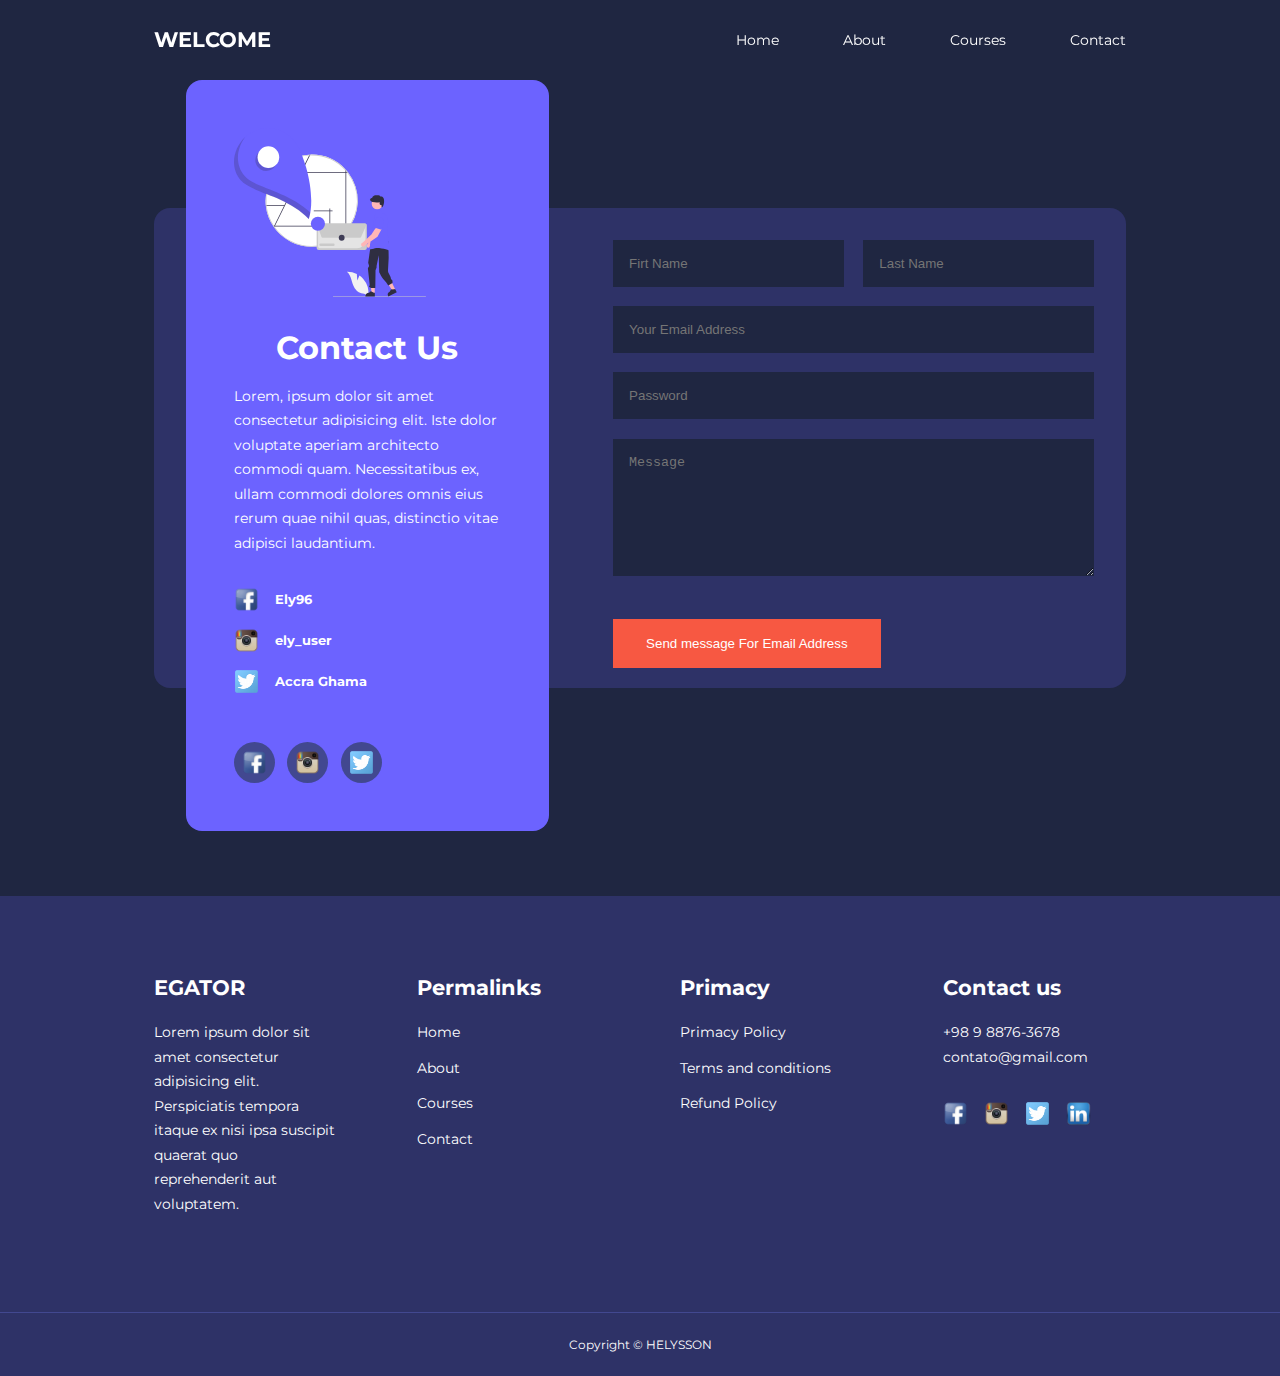
<file: Website/contact.html>
<!DOCTYPE html>
<html>

<head>
    <meta charset="UTF-8">
    <meta name="viewport" content="width=device-width, initial-scale=1.0">
    <title>Site profissional</title>

    <!-- LIKs CSS -->
    <link rel="stylesheet" href="./css/style.css">
    <link rel="stylesheet" href="./css/contact.css">

    <!-- GOOGLE FONTS (MONTSERRAT) -->
    <link rel="preconnect" href="https://fonts.googleapis.com">
    <link rel="preconnect" href="https://fonts.gstatic.com" crossorigin>
    <link rel="stylesheet" href="https://fonts.googleapis.com/css2?family=Montserrat:wght@300;400;500;600;900&family=Poppins:ital,wght@1,300&family=Righteous&display=swap">
</head>

<body>
    <!-- =========== NAVBAR ================= -->
    <nav>
        <div class="container nav_container">
            <a href="index.html">
                <h4>WELCOME</h4>
            </a>
            <ul class="nav_menu">
                <li><a href="index.html">Home</a></li>
                <li><a href="about.html">About</a></li>
                <li><a href="courses.html">Courses</a></li>
                <li><a href="contact.html">Contact</a></li>
            </ul>
            <button id="open-menu-btn"><img src="./icons/menu.SVG"></button>
            <button id="close-menu-btn"><img src="./icons/close.SVG"></button>
        </div>
    </nav>
    <!-- =========== END OF NAVBAR ================= -->

    <!-- =========== CONTACT ================= -->
    <section class="contact">
        <div class="container contact_container">
            <aside class="contact_aside">
                <div class="aside_image">
                    <img src="./images/contact.svg">
                </div>
                <h2>Contact Us</h2>
                <p>Lorem, ipsum dolor sit amet consectetur adipisicing elit. Iste dolor voluptate aperiam architecto
                    commodi quam. Necessitatibus ex, ullam commodi dolores omnis eius rerum quae nihil quas, distinctio
                    vitae adipisci laudantium.</p>
                <ul class="contact_details">
                    <li>
                        <img class="iconSmall" src="./icons/facebook.png">
                        <h5>Ely96</h5>
                    </li>
                    <li>
                        <img class="iconSmall" src="./icons/Instagram.png">
                        <h5>ely_user</h5>
                    </li>
                    <li>
                        <img class="iconSmall" src="./icons/Twitter.png">
                        <h5>Accra Ghama</h5>
                    </li>
                </ul>
                <ul class="contact_socials">
                    <li>
                        <a href="https://facebook.com">
                            <img class="iconSmall" src="./icons/facebook.png">
                        </a>
                    </li>
                    <li>
                        <a href="https://facebook.com">
                            <img class="iconSmall" src="./icons/Instagram.png">
                        </a>
                    </li>
                    <li>
                        <a href="https://facebook.com">
                            <img class="iconSmall" src="./icons/Twitter.png">
                        </a>
                    </li>
                </ul>
            </aside>

            <!-- =========== FORM ================= -->
            <form action="https://formspree.io/f/xyyoogap" method="POST">
                <label class="form_name">
                    <input type="text" name="Firt Name" placeholder="Firt Name" required>
                    <input type="text" name="Last Name" placeholder="Last Name" required>
                </label>

                <label for="email">
                    <input type="email" name="Eamil Address" placeholder="Your Email Address" required>
                </label>

                <label for="password">
                    <input type="password" name="Password" placeholder="Password" required>
                </label>
                <label for="textArea">
                    <textarea name="Message" rows="7" placeholder="Message"></textarea>
                </label>

                <button type="submit" class="btn btn-primary">Send message For Email Address</button>
            </form>
            <!-- =========== END OF FORM ================= -->
        </div>
    </section>
    <!-- =========== END OF CONTACT ================= -->

    <!-- =========== FOOTER ================= -->
    <footer class="footer">
        <div class="container footer_container">
            <div class="footer_1">
                <a href="index.html" class="footer_logo">
                    <h4>EGATOR</h4>
                </a>
                <p>Lorem ipsum dolor sit amet consectetur adipisicing elit. Perspiciatis tempora itaque ex nisi ipsa
                    suscipit quaerat quo reprehenderit aut voluptatem.</p>
            </div>

            <div class="footer_2">
                <h4>Permalinks</h4>
                <ul>
                    <li><a href="index.html">Home</a></li>
                    <li><a href="about.html">About</a></li>
                    <li><a href="courses.html">Courses</a></li>
                    <li><a href="contact.html">Contact</a></li>
                </ul>
            </div>

            <div class="footer_3">
                <h4>Primacy</h4>
                <ul>
                    <li><a href="#">Primacy Policy</a></li>
                    <li><a href="#">Terms and conditions</a></li>
                    <li><a href="#">Refund Policy</a></li>
                </ul>
            </div>

            <div class="footer_4">
                <h4>Contact us</h4>
                <div>
                    <p>+98 9 8876-3678</p>
                    <p>contato@gmail.com</p>
                </div>

                <ul class="footer_socials">
                    <li>
                        <a href="#"><img class="iconSmall" src="./icons/facebook.png"></a>
                    </li>
                    <li>
                        <a href="#"><img class="iconSmall" src="./icons/Instagram.png"></a>
                    </li>
                    <li>
                        <a href="#"><img class="iconSmall" src="./icons/Twitter.png"></a>
                    </li>
                    <li>
                        <a href="#"><img class="iconSmall" src="./icons/linkedin.png"></a>
                    </li>
                </ul>
            </div>
        </div>
        <div class="footer_copyright">
            <small>Copyright &copy; HELYSSON</small>
        </div>
    </footer>
    <!-- =========== END OF FOOTER ================= -->

    <!-- =========== SCRIPTS ================= -->
    <script src="./main.js"></script>
</body>

</html>
</file>
<file: Card Hover Effects/style.css>
@import url('https://fonts.googleapis.com/css2?family=Poppins:ital,wght@1,300&display=swap');
*{
    margin: 0; padding: 0;
    box-sizing: border-box;
    font-family: 'Poppins', sans-serif;
}
body{
    display: flex;
    justify-content: center;
    align-items: center;
    background: #16384c;
}
.container{
    position: relative;
    width: 1100px;
    display: flex;
    justify-content: center;
    align-items: center;
    flex-wrap: wrap;
    padding: 30px;
    background-color: red;
}
.container .card{
    position: relative;
    max-width: 300px; 
    height: 400px;
    background: #fff;
    margin: 20px 10px; 
    padding: 20px 15px;
    display: flex;
    flex-direction: column;
    box-shadow: 0 5px 202px rgba(0, 0, 0, 0.5);
    transition: 0.3s ease-in-out;
}
.container .card:hover{
    height: 560px;
}
.container .card .imgBx{
    position: relative;
    width: 260px;
    height: 260px;
    top: -60px;
    left: 5px;
    z-index: 1;
    box-shadow: 0 5px 20px rgba(0, 0, 0, 0.2);
}
.container .card .imgBx img{
    max-width: 100%;
    border-radius: 5px;
}
.container .card .content{
    position: relative;
    margin-top: -140px;
    padding: 15px 10px;
    text-align: center;
    color: #111;
    visibility: hidden;
    opacity: 0;
    transition: 0.3s ease-in-out;
}
.container .card:hover .content{
    visibility: visible;
    opacity: 1;
    margin: 0px;
    margin-top: 70px;
    transition-delay: 0.3s;
}
</file>
<file: Scrolling Effects/styles/style.css>
@import url('https://fonts.googleapis.com/css2?family=Poppins:ital,wght@1,300&display=swap');

* {
    margin: 0;
    padding: 0;
    box-sizing: border-box;
    font-family: 'Poppins', sans-serif;
}

body {
    background: #111;
    padding-bottom: 300px;
    overflow-x: hidden;
}

body::before {
    content: "Parallax";
    position: fixed;
    top: 50%;
    left: 50%;
    transform: translate(-50%, -50%);
    font-size: 16em;
    font-weight: 500;
    color: transparent;
    -webkit-text-stroke: 1px #555;
}

section {
    position: relative;
    display: flex;
    justify-content: center;
    align-items: center;
    min-height: 100vh;
}

section h2 {
    margin-left: 200px;
    font-size: 4em;
    color: #fff;
    margin-bottom: 20px;
}

section .container {
    position: relative;
    width: 1000px;
    display: flex;
    justify-content: space-between;
    align-items: center;
}

section:nth-child(even) .container {
    flex-direction: row-reverse;
}

section .container .imgBx {
    position: relative;
    width: 800px;
    height: 400px;
    overflow: hidden;
    box-shadow: 0 25px 35px rgba(0, 0, 0, 0.1);
}

section .container .imgBx img {
    position: absolute;
    top: 0;
    left: 0;
    width: 100%;
    height: 100%;
    object-fit: cover;
}

section .container .content {
    position: absolute;
    right: 0;
    margin-top: 200px;
    margin-bottom: 40px;
    padding: 40px;
    background: #333;
    z-index: 1;
    max-width: 400px;
    color: #fff;
    box-shadow: 0 25px 35px rgba(0, 0, 0, 0.1);
    border-bottom: 6px solid #4ac7ff;
}

section:nth-child(even) .container .content {
    left: 0;
}
</file>
<file: Site q identifica idade e genero/css/style.css>
body{
    background-color: darkblue;
    color: white;
    font-size: 18pt;
    font-family: Arial, Helvetica, sans-serif;
}
header{
    margin: auto;
    text-align: center;
    width: 500px;
    font-family: Times;
}
section{
    border-radius: 30px;
    margin: auto;
    padding: 30px;
    background-color: white;
    text-align: left;
    max-width: 80%;
    width: 500px;
    color: black;
}
footer{
    text-align: center;
    padding: 10px;
    margin: auto;
    width: 500px;
    font-style: italic;
    font-family: Times;
}

img{
    border-radius: 50px;
}
</file>
<file: Website Animations/style.css>
*{margin: 0; padding: 0;}
body {
    background-color: rgb(17, 17, 17);
    color: white; margin: 0; padding: 0;
    font-family: 'Lucida Sans', 'Lucida Sans Regular', 'Lucida Grande', 'Lucida Sans Unicode', Geneva, Verdana, sans-serif;
    overflow: hidden;
}

/* IMG WOMAN */
@keyframes animation-woman {
    from {margin-right: -200%;}
    to {margin-right: 0%;}
    from {transform: rotate(0deg);}
    to {transform: rotate(-360deg);}
}
.woman {
    float: right;
    background-color: white;
    box-sizing: border-box;
    margin-left: 30px;
    animation-name: animation-woman;
    animation-duration: 4s;
    animation-delay: 1s;
    animation-timing-function: ease-in-out;
    box-shadow: 10px 10px 10px black;
}

.header_and_section {
    margin-top: -5%;
    padding: 10%;
    position: relative;
}
/* HEADER */
@keyframes animation-header {
    from {transform: rotate(0deg); margin-left: 100%; margin-top: 800px;}
    to {transform: rotate(360deg); margin-left: 0%;}
}
header {
    width: 200px;
    border-radius: 30px;
    text-align: center;
    animation-name: animation-header;
    animation-duration: 4s;
    animation-delay: 1s;
}
@keyframes icon-spotify-rotation {
    from {transform: rotate(0deg);}
    to {transform: rotate(360deg);}
}
.icon {
    display: inline-block;
    animation-name: icon-spotify-rotation;
    animation-duration: 2s;
    animation-iteration-count: infinite;
}
header h1 {
    font-size: 40px;
    display: inline-block;
    padding: 5px;
}
/* SECTION */
@keyframes animation-block-transparent {
    from {margin-left: 100%; margin-top: -1000px; transform: rotate(0deg);}
    to {margin-left: 0%; transform: rotate(-360deg);}
}
section {
    background-color: green;
    border-radius: 30px;
    text-align: center;
    position: absolute;
    margin-top: 5%;
    width: 700px; 
    animation-name: animation-block-transparent;
    animation-duration: 4s;
    animation-delay: 1s;
    box-shadow: 10px 10px 10px rgb(0, 0, 0);
}
section h1 {font-size: 40px;}
.everywhere {color: rgb(12, 226, 12);}
/* ANIMATION BAR */
@keyframes animation-bar {
    from {opacity: 0%;}
    to {opacity: 100%;}
}
.bar {
    color: white;
    display: inline-block;
    animation-name: animation-bar;
    animation-duration: 1s;
    animation-delay: 1s;
    animation-iteration-count: infinite;
    animation-timing-function: ease-in-out;
    animation-direction: alternate;
    font-size: 50px;
}
/* FIM ANIMATION BAR */
section p {margin-bottom: 20px;}
/* FORM */
.email {
    border-radius: 5px;
    width: 40%;
    padding: 10px;
    border-style: none;
}
@keyframes transition-color-submit {
    from {background-color: rgb(0, 112, 47); width: 30%;}
    to {background-color: rgb(0, 255, 106); width: 43%;}
}
input[type=submit] {
    margin-top: 15px;
    color: white;
    transform: rotate(10deg);
    padding: 10px;
    border-style: none;
    border-radius: 5px;
    animation-name: transition-color-submit;
    animation-duration: 1s;
    animation-delay: 1s;
    animation-timing-function: ease-out;
    animation-iteration-count: infinite;
    animation-direction: alternate;
}
/* SECTION IMGs */
.margin_logo {margin-right: 20px;}

h6 {
    display: inline-block;
    font-size: 13px;
    font-family: 'Lucida Sans', 'Lucida Sans Regular', 'Lucida Grande', 'Lucida Sans Unicode', Geneva, Verdana, sans-serif;
    font-weight: bold;
    color: rgba(255, 255, 255, 0.884);
}

.google_logo {
    background-color: white;
    border-radius: 5px;
}
/* AUDIO */
@keyframes animation-audioTrack {
    from {transform: perspective(0deg);}
    to {transform: perspective(180deg);}
}
audio {
    position: absolute;
    display: inline-block;
    margin-left: 70%;
    border: 2px solid rgb(243, 219, 6);
    background-color: rgb(255, 255, 255);
    box-shadow: 10px 10px 10px black;
    width: 300px;
    animation-name: animation-audioTrack;
    animation-duration: 4s;
    animation-delay: 1s;
    animation-direction: alternate;
    animation-timing-function: ease-in;
    animation-iteration-count: infinite;
}
/* MEDIA SCREEN */
@media screen and (max-width:800px) {
    body {
        background-color: rgb(161, 146, 7);
        color: white;
        margin: 0;
        padding: 0;
        font-family: 'Lucida Sans', 'Lucida Sans Regular', 'Lucida Grande', 'Lucida Sans Unicode', Geneva, Verdana, sans-serif;
    }

    header {
        margin-bottom: -10%;
        margin-top: 0%;
        animation-name: animation-header;
        animation-duration: 4s;
        text-align: center;
        text-shadow: 2px 2px black;
        background-color: rgba(1, 10, 1, 0.781);
        padding: 10.95px;
        width: 98%;

    }
    header h1 {
        display: block;
        margin-top: -10px;
    }

    section {
        position: absolute;
        display: inline-block;
        background-color: rgba(1, 10, 1, 0.781);
        margin-top: 8%;
        width: 80%;
        height: 700px;
        animation-name: animation-block-transparent;
        animation-duration: 4s;
        text-align: left;
        text-shadow: 1px 1px black;
        padding-left: 15px;
        box-shadow: none;
    }
    
    section [type=submit] {
        transform: rotate(0deg);
        margin-top: 15px;
        color: white;
        background-color: rgb(14, 194, 89);
        display: block;
        width: 55%;
        border-style: none;
        border-radius: 0px;
        margin-left: 25%;
        padding: 15px;
        font-size: 15px;
    }
    section p {
        font-size: 23px;
        padding: 9px;
    }
    section h1 {
        font-size: 40px;
    }

    .email {
        width: 50%;
        padding: 10px;
        border-style: none;
        margin-bottom: 0px;
        border-radius: 0px;
        margin-left: 20%;
    }

    .margin_logo {margin-left: 20px;}

    .woman {
        margin-top: -210px;
        animation-name: animation-woman;
        animation-duration: 4s;
        width: 100%;
        height: 100%;
        box-shadow: none;
    }  

    
    audio {
        position: absolute;
        display: inline-block;
        margin-left: 30%;
        margin-top: -5%;
        border: 2px solid rgb(255, 255, 255);
        background-color: white;
        width: 200px;
        height: 20px;
    }

    .google_podcast {
        text-decoration: none;
        font-size: 0px;
    }
}
</file>
<file: Website/css/style.css>
/* =============== CONFIG GERAIS ===============*/
* {
    padding: 0;
    margin: 0;
    border: 0;
    outline: 0;
    text-decoration: none;
    list-style: none;
    box-sizing: border-box;
}

:root {
    /* =============== colors =============== */
    --color-primary: #6c63ff;
    --color-success: #00bf8e;
    --color-warning: #f7c94b;
    --color-danger: #f75842;
    --color-danger-variant: rgba(247, 88, 65, 0.4);
    --color-white: #fff;
    --color-light: rgba(255, 255, 255, 0.7);
    --color-black: #000;
    --color-bg: #1f2641;
    --color-bg1: #2e3267;
    --color-bg2: #424890;

    /* =============== width containers ===============*/

    --container-width-lg: 76%;
    --container-width-md: 90%;
    --container-width-sm: 94%;

    --transition: all 400ms ease;
}

body {
    font-family: 'Montserrat', sans-serif;
    line-height: 1.7;
    color: var(--color-white);
    background: var(--color-bg);
}

/* ================= NAVBAR ================= */
nav {
    background-color: transparent;
    width: 100vw;
    height: 5rem;
    position: fixed;
    top: 0;
    z-index: 11;
}
    /* change navbar styles on scroll using javascript */
    /* executado com js */
    .window-scroll {
        background-color: var(--color-primary);
        box-shadow: 0 1rem 2rem rgba(0, 0, 0, 0.2);
    }
    
    .nav_container {
        height: 100%;
        display: flex;
        justify-content: space-between;
        align-items: center;
    }
        .nav_menu {
            display: flex;
            align-items: center;
            gap: 4rem;
        }
            .nav_menu a {
                font-size: 0.9rem;
                transition: var(--transition);
            }
                .nav_menu a:hover { color: var(--color-bg2); }

        nav button { display: none; }

/* ================= END OF NAVBAR ================= */

/* =========== SIZE ICONS ================= */
#open-menu-btn, #close-menu-btn, .img_category_icon {
    width: 40px; height: 40px; 
    padding: 5px;
    border-radius: 5px;
}

.iconSmall { width: 25px; height: 25px; }

#open-menu-btn:hover, #close-menu-btn:hover {
    background-color: rgba(255, 255, 255, 0.6);
}
/* =========== END OF SIZE ICONS ================= */

/* =============== CONTAINERs =============== */
.container {
    width: var(--container-width-lg);
    margin: auto;
}

/*=============== SECTIONs =============== */
section { padding: 6rem 0;}

section h2 {
    text-align: center;
    margin-bottom: 4rem;
}

/*=============== TITLEs =============== */
h1, h2, h3, h4, h5 { line-height: 1.2; }
h1 { font-size: 2.4rem; }
h2 { font-size: 2rem; }
h3 { font-size: 1.6rem; }
h4 { font-size: 1.3rem; }

/*=============== LINKs =============== */
a { color: var(--color-white); }

/*=============== IMAGEs =============== */
img {
    width: 100%;
    display: block;
    object-fit: cover;
}

/* =============== BUTTOMs =============== */
.btn {
    display: inline-block;
    background-color: var(--color-white);
    color: var(--color-black);
    padding: 1rem 2rem;
    border: 1px solid transparent;
    font-weight: 500;
    transition: var(--transition);
}
    .btn:hover {
        background: transparent;
        color: var(--color-white);
        border-color: var(--color-white);
    }

.btn-primary {
    background-color: var(--color-danger);
    color: var(--color-white);
}
/* ================= END OF CONFIG GERAIS ================= */

/* =========== HEADER ================= */
header {
    position: relative;
    top: 5rem;
    overflow: hidden;
    height: 70vh;
    margin-bottom: 5rem;
}
    .header_container {
        display: grid;
        grid-template-columns: 1fr 1fr;
        align-items: center;
        gap: 5rem;
        height: 100%;
    }
        .header_left p { margin: 1rem 0 4rem; }
/* =========== END OF HEADER ================= */

/* =========== CATEGORIES ================= */
.categories {
    background-color: var(--color-bg1);
    height: 31rem;
}
    .categories_container {
        display: grid;
        grid-template-columns: 40% 60%;
        gap: 4rem;
    }
        .categories_left { margin-right: 4rem; }
            .categories h1 {
                line-height: 1;
                margin-bottom: 3rem;
            }

        .categories_left p { margin: 1rem 0 3rem; }

        .categories_right {
            display: grid;
            grid-template-columns: repeat(3, 1fr);
            gap: 1.2rem;
        }
            .category {
                background-color: var(--color-bg2);
                padding: 2rem;
                border-radius: 2rem;
                transition: var(--transition);
            }
                .category:hover {
                    box-shadow: 0 3rem 3rem rgba(0, 0, 0, 0.3);
                    z-index: 1;
                }

                .category:nth-child(2) .category_icon {
                    background-color: var(--color-danger);
                }

                .category:nth-child(3) .category_icon {
                    background-color: var(--color-success);
                }

                .category:nth-child(4) .category_icon {
                    background-color: var(--color-warning);
                }

                .category:nth-child(5) .category_icon {
                    background-color: var(--color-success);
                }

                .category_icon {
                    background-color: var(--color-primary);
                    padding: 0.7rem;
                    border-radius: 0.9rem;
                }

                .category h5 { margin: 1.5rem 0 1rem; }

                .category p { font-size: 0.85rem; }
/* =========== END OF CATEGORIES ================= */

/* =========== COURSES ================= */
.courses { margin-top: 10rem; }
    .courses_container {
        display: grid;
        grid-template-columns: repeat(3, 1fr);
        gap: 2rem;
    }
        .course {
            background-color: var(--color-bg1);
            text-align: center;
            border: 1px solid transparent;
            transition: var(--transition);
        }
            .course:hover {
                background-color: transparent;
                border-color: var(--color-primary);
            }

            .course_info { padding: 2rem; }

            .course_info p {
                margin: 1.2rem 0 2rem;
                font-size: 0.9rem;
            }
/* =========== END OF COURSES ================= */

/* =========== FAQs ================= */
.faqs {
    background-color: var(--color-bg1);
    box-shadow: inset 0 0 3em rgba(0, 0, 0, 0.5);
}
    .faqs_container {
        display: grid;
        grid-template-columns: 1fr 1fr;
        gap: 1rem;
    }
        .faq {
            padding: 2rem;
            display: flex;
            align-items: center;
            gap: 1.4rem;
            background-color: var(--color-primary);
            height: fit-content;
            cursor: pointer;
        }
            .faq_icon {
                align-self: flex-start;
                font-size: 1.2rem;
            }
            .faq h4 {
                font-size: 1rem;
                line-height: 2.2;
            }

            .faq p {
                margin-top: .8rem;
                display: none;
            }

            /* executado com js */
            .faq.open p { display: block; }
/* =========== END OF FAQs ================= */

/* =========== TESTIMONIALS ================= */
.testimonials_container {
    overflow-X: hidden;
    position: relative;
    margin-bottom: 5rem;
}

.testimonial { padding-top: 2rem; }
    .avatar {
        width: 6rem;
        height: 6rem;
        border-radius: 50%;
        overflow: hidden;
        margin: 0 auto 1rem;
        border: .5rem solid var(--color-bg1);
    }

    .testimonial_info { text-align: center; }

    .testimonial_body {
        background-color: var(--color-primary);
        padding: 2rem;
        margin-top: 3rem;
        position: relative;
    }
        .testimonial_body::before {
            content: "";
            display: block;
            background: linear-gradient(
                    135deg,
                    transparent,
                    var(--color-primary),
                    var(--color-primary),
                    var(--color-primary)
                );
            width: 3rem;
            height: 3rem;
            position: absolute;
            left: 45%;
            top: -1.5rem;
            transform: rotate(45deg);
        }
/* =========== END OF TESTIMONIALS ================= */

/* =========== FOOTER ================= */
.footer {
    background-color: var(--color-bg1);
    padding-top: 5rem;
    font-size: .9rem;
    }
    .footer_container {
        display: grid;
        grid-template-columns: repeat(4, 1fr);
        gap: 5rem;
    }
        .footer_container > div h4 { margin-bottom: 1.2rem; }

        .footer_1 p { margin: 0 0 2rem; }

        .footer ul li { margin-bottom: 0.7rem; }
            .footer ul li a:hover { text-decoration: underline; }

        .footer_socials {
            display: flex;
            gap: 1rem;
            font-size: 1.2rem;
            margin-top: 2rem;
        }

        .footer_copyright {
            text-align: center;
            margin-top: 4rem;
            padding: 1.2rem 0;
            border-top: 1px solid var(--color-bg2);
        }
/* =========== FOOTER ================= */

/* =========== MEDIA QUERIES (TABLETS) ================= */

@media screen and (max-width: 1024px) {

    /*=============== CONTAINER ===============*/

    .container { width: var(--container-width-md); }

    /* TITLES */
    h1 { font-size: 2.2rem; }

    h2 { font-size: 1.7rem; }

    h3 { font-size: 1.4rem; }

    h4 { font-size: 1.2rem; }

    /*=============== NAVBAR ===============*/

    nav button {
        display: inline-block;
        background-color: transparent;
        font-size: 1.8rem;
        color: var(--color-white);
        cursor: pointer;
    }

    nav button#close-menu-btn { display: none; }

    .nav_menu {
        position: fixed;
        top: 5rem;
        right: 5%;
        height: fit-content;
        width: 18rem;
        flex-direction: column;
        gap: 0;
        display: none;
    }

    /*=============== Animation nav menu =============== */

    @keyframes animateNavItems {
        from {
            transform: rotateZ(-90deg) rotateX(90deg) scale(0.1);
        } to {
            transform: rotate(0) rotateX(0) scale(1);
            opacity: 1;
        }
    }

    .nav_menu li {
        animation: animateNavItems 200ms linear forwards;
        transform-origin: top right;
        width: 100%;
        height: 5.8rem;
        opacity: 0;
    }

    .nav_menu li:nth-child(2) {
        animation-delay: 200ms;
    }

    .nav_menu li:nth-child(3) {
        animation-delay: 400ms;
    }

    .nav_menu li:nth-child(4) {
        animation-delay: 600ms;
    }

    .nav_menu li a {
        background: var(--color-primary);
        box-shadow: -4rem 6rem 10rem rgba(0, 0, 0, 0.6);
        width: 100%;
        height: 100%;
        display: grid;
        place-items: center;
    }

    .nav_menu li a:hover {
        background: var(--color-bg2);
        color: var(--color-white);
    }

    /*=============== HEADER ===============*/

    header{
        height: 52vh;
        margin-bottom: 4rem;
    }

    .header_container { 
        gap: 0;
        padding-bottom: 3rem;
    }

    /*=============== CATEGORIES ===============*/

    .categories { height: auto; }
    
    .categories_container { 
        grid-template-columns: 1fr;
        gap: 3rem;
    }
    
    .categories_left{ margin-right: 0; }

    .categories_right{ text-align: center; }
    
    .category_icon{ margin: auto; }

    /*=============== POPULAR COURSES ===============*/

    .courses { margin-top: 0; }

    .courses_container{ 
        grid-template-columns: 1fr 1fr;
    }

    /*=============== FAQs ===============*/
    .faqs_container{ grid-template-columns: 1fr;}

    .faq{ padding: 1.5rem; }

    /*=============== FOOTER ===============*/

    .fooer{ grid-template-columns: 1fr 1fr; }
}
/* =========== END OF MEDIA QUERIES (TABLETS) ================= */



/* MEDIA QUERIES (SMARTPHONEs) */
@media screen and (max-width: 600px) {
    /* CONTAINER */
    .container { width: var(--container-width-sm); }

    /* NAVBAR */
    .nav_menu{
        right: 3%;
    }

    /* HEADER */
    header { height: 100vh; }

    .header_container{
        grid-template-columns: 1fr;
        text-align: center;
        margin-top: 0;
    }

    .header_left p{
        margin-bottom: 1.3rem;
    }

    /* CATEGORIES */

    .categories_right{ grid-template-columns: 1fr 1fr;}

    .category { 
        padding: 1rem;
        border-radius: 1rem;
    }

    .category_icon{
        margin-top: 4px;
        display: inline-block;
    }

    /* POPULAR COURSES */
    .courses_container{ grid-template-columns: 1fr; }

    /* TESTIMONIALS */
    .testimonial_body{
        padding: 1.2rem;
    }

    /* FOOTER */
    .footer_container{ 
        grid-template-columns: 1fr; gap: 1rem; 
        text-align: center;
        gap: 2rem;
    }

    .footer_1 p{
        margin: 1rem auto;
    }

    .footer_socials{
        justify-content: center;
    }
}
</file>
<file: Website/css/about.css>
/* =============== ACHIEVEMENTS ===============*/
.about_achievements{ margin-top: 3rem; }

.about_achievements-container{
    display: grid;
    grid-template-columns: 40% 60%;
    gap: 5rem;
}

.about_achievements-right > p{
    margin: 1.6rem 0 2.4rem;
}

.achievements_cards{
    display: grid;
    grid-template-columns: repeat(3, 1fr);
    gap: 1.5rem;
}

.achievement_card{
    background-color: var(--color-bg1);
    padding: 1.6rem;
    border-radius: 1rem;
    text-align: center;
    transition: var(--transition);
}

.achievement_card:hover{
    background-color: var(--color-bg2);
    box-shadow: 0 3rem 3rem rgba(0, 0, 0, 0.3);
}

.achievement_icon{
    background-color: var(--color-danger);
    padding: 0.6rem;
    border-radius: 1rem;
    display: inline-block;
    margin-bottom: 2rem;
    font-size: 2rem;
}

.icon_achievements{
    background-color: white;
    border-radius: 15%;
    margin: 30px;
    width: 50px;
    height: 50px;
}

.achievement_card:nth-child(2) 
.achievement_icon{ 
    background-color: var(--color-success);
}

.achievement_card:nth-child(3) 
.achievement_icon{
    background-color: var(--color-primary);
}

.achievement_card p{
    margin-top: 1rem;
}
/* =========== TEAM ================= */
.team{
    background-color: var(--color-bg1);
    box-shadow: inset 0 0 3rem rgba(0, 0, 0, 0.5);
}

.team_container{
    display: grid;
    grid-template-columns: repeat(4, 1fr);
    gap: 2rem;
}

.team_member{
    position: relative;
    background-color: var(--color-bg2);
    padding: 2rem;
    border: 1px solid transparent;
    transition: var(--transition);
    overflow: hidden;
}
    .team_member:hover{
        background-color: transparent;
        border-color: var(--color-primary);
    }

.team_member-image img{ 
    filter: saturate(0); 
}
    .team_member:hover img{
        filter: saturate(1);
    }

.team_member-info *{
    text-align: center;
    margin-top: 1.4rem;
}

.team_member-info p{
    color: var(--color-light);
}

.team_member-socials{
    position: absolute;
    transform: translateY(-50%);
    top: 50%;
    right: -100%;
    background-color: var(--color-primary);
    border-radius: 1rem 0 0 1rem;
    box-shadow: -2rem 0 2rem rgba(0, 0, 0, 0.3);
    transition: var(--transition);
}

.team_member:hover .team_member-socials{ right: 0; }

.team_member-socials a{ padding: 1rem; margin: 0 .3rem;}

.icon_team{ width: 25px; height: 25px; margin: auto;}

/* =========== END OF TEAM ================= */

/* =========== MEDIA QUERIES (TABLETS) ================= */
@media screen and (max-width: 1024px) {
    .container{
        width: var(--container-width-md);
    }
    /* =========== ACHIEVEMENTS ================= */
    .about_achievements{ margin-top: 2rem; }

    .about_achievements-container{
        grid-template-columns: 1fr;
        gap: 4rem;
    }

    .about_achievements-left{
        width: 80%;
        margin: 0 auto;
    }

    .team_container{
        grid-template-columns: repeat(3, 1fr);
        gap: 1rem;
    }

    .team_member{ padding: 1rem; }
}

/* =========== MEDIA QUERIES (SMARTPHONES) ================= */
@media screen and (max-width: 600px) {
    .achievements_cards{
        grid-template-columns: 1fr 1fr;
        gap: .7rem;
    }

    .team_container{
        grid-template-columns: 1fr 1fr;
        gap: .7rem;
    }

    .team_member{ padding: 0; }

    .team_member p{ margin-bottom: 1.5rem; }
}
</file>
<file: Website/css/contact.css>
.contact_container{
    background-color: var(--color-bg1);
    padding: 2rem;
    display: grid;
    grid-template-columns: 40% 60%;
    gap: 4rem;
    height: 30rem;
    margin: 7rem auto;
    border-radius: 1rem;
}

/* =========== ASIDE ================= */

.contact_aside{
    background-color: var(--color-primary);
    padding: 3rem;
    border-radius: 1rem;
    position: relative;
    bottom: 10rem;
}

.aside_image{
    width: 12rem;
    margin-bottom: 2rem;
}

.contact_aside h2{
    text-align: center;
    margin-bottom: 1rem;
}

.contact_aside p{
    font-size: .9rem;
    margin-bottom: 2rem;
}

.contact_details li{
    display: flex;
    gap: 1rem;
    align-items: center;
    margin-bottom: 1rem;
}

.contact_socials{
    display: flex;
    gap: .8rem;
    margin-top: 3rem;
}    

.contact_socials a{
    display: flex;
    background-color: var(--color-bg2);    
    padding: .5rem;
    border-radius: 50%;
    font-size: .9rem;
    transform: var(--transition);
}    

.contact_socials a:hover{
    background-color: transparent;
}

/* =========== FORM ================= */

form{
    display: flex;
    flex-direction: column;
    gap: 1.2rem;
    margin-right: 4rem;
}

.form_name{
    display: flex;
    gap: 1.2rem;
}

form input[type="text"]{ width: 50%; }

input, textarea{
    width: 100%;
    padding: 1rem;
    background-color: var(--color-bg);
    color: var(--color-white);
}

form .btn{
    width: fit-content;
    margin-top: 1rem;
    cursor: pointer;
}

/* =========== MEDIA QUERIES (TABLETS) ================= */
@media screen and (max-width: 1024px){
    .contact{
        padding-bottom: 0;
    }

    .contact_container{
        gap: 1.5rem;
        margin-top: 3rem;
        height: auto;
        padding: 1.5rem;
    }

    .contact_aside{
        width: auto;
        padding: 1.5rem;
        bottom: 0;
    }

    form{
        align-self: center;
        margin-right: 1.5rem;
    }
}

/* =========== MEDIA QUERIES (PHONES) ================= */
@media screen and (max-width: 600px){
    .contact_container{
        grid-template-columns: 1fr;
        gap: 3rem;
        margin-top: 0;
        padding: 0;
    }

    form{
        margin: 0 1.5rem 3rem;
    }

    .form_name{
        flex-direction: column;
    }

    .form_name input[type="text"]{
        width: 100%;
    }
}
</file>
